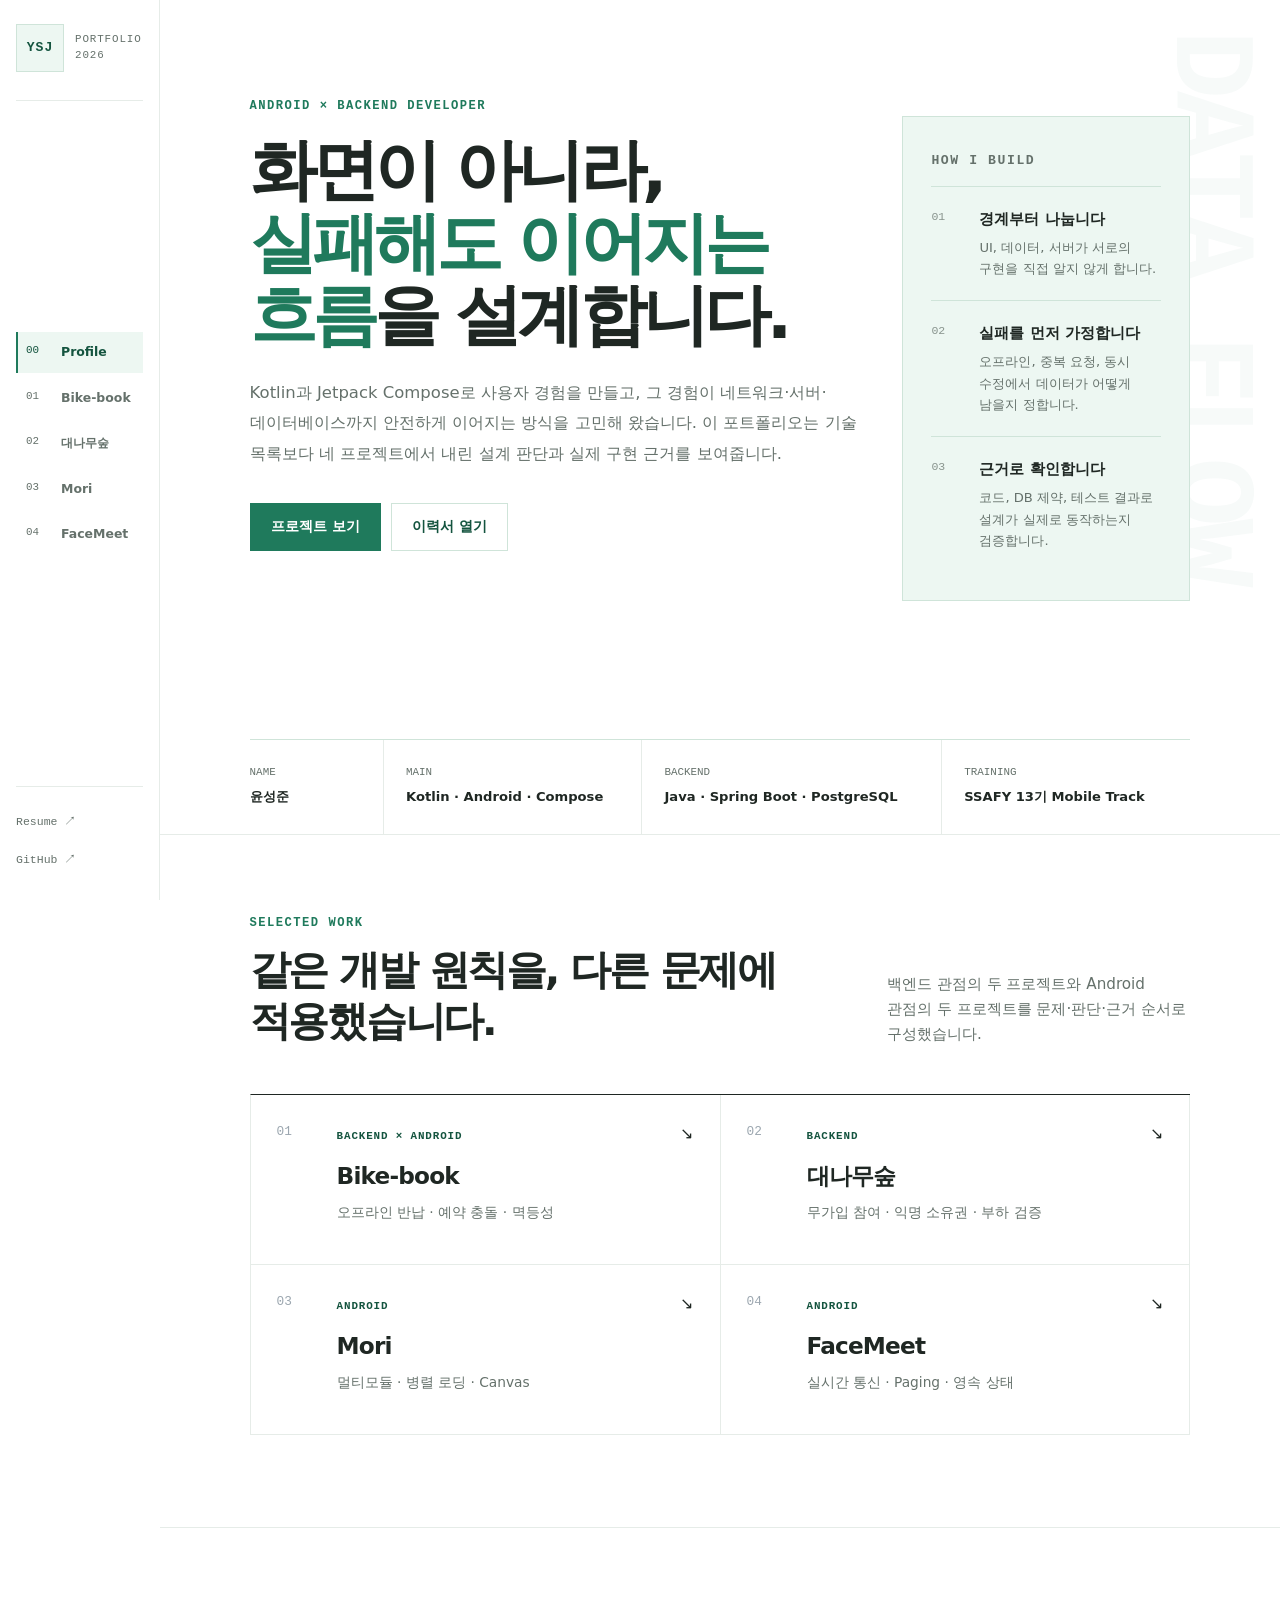
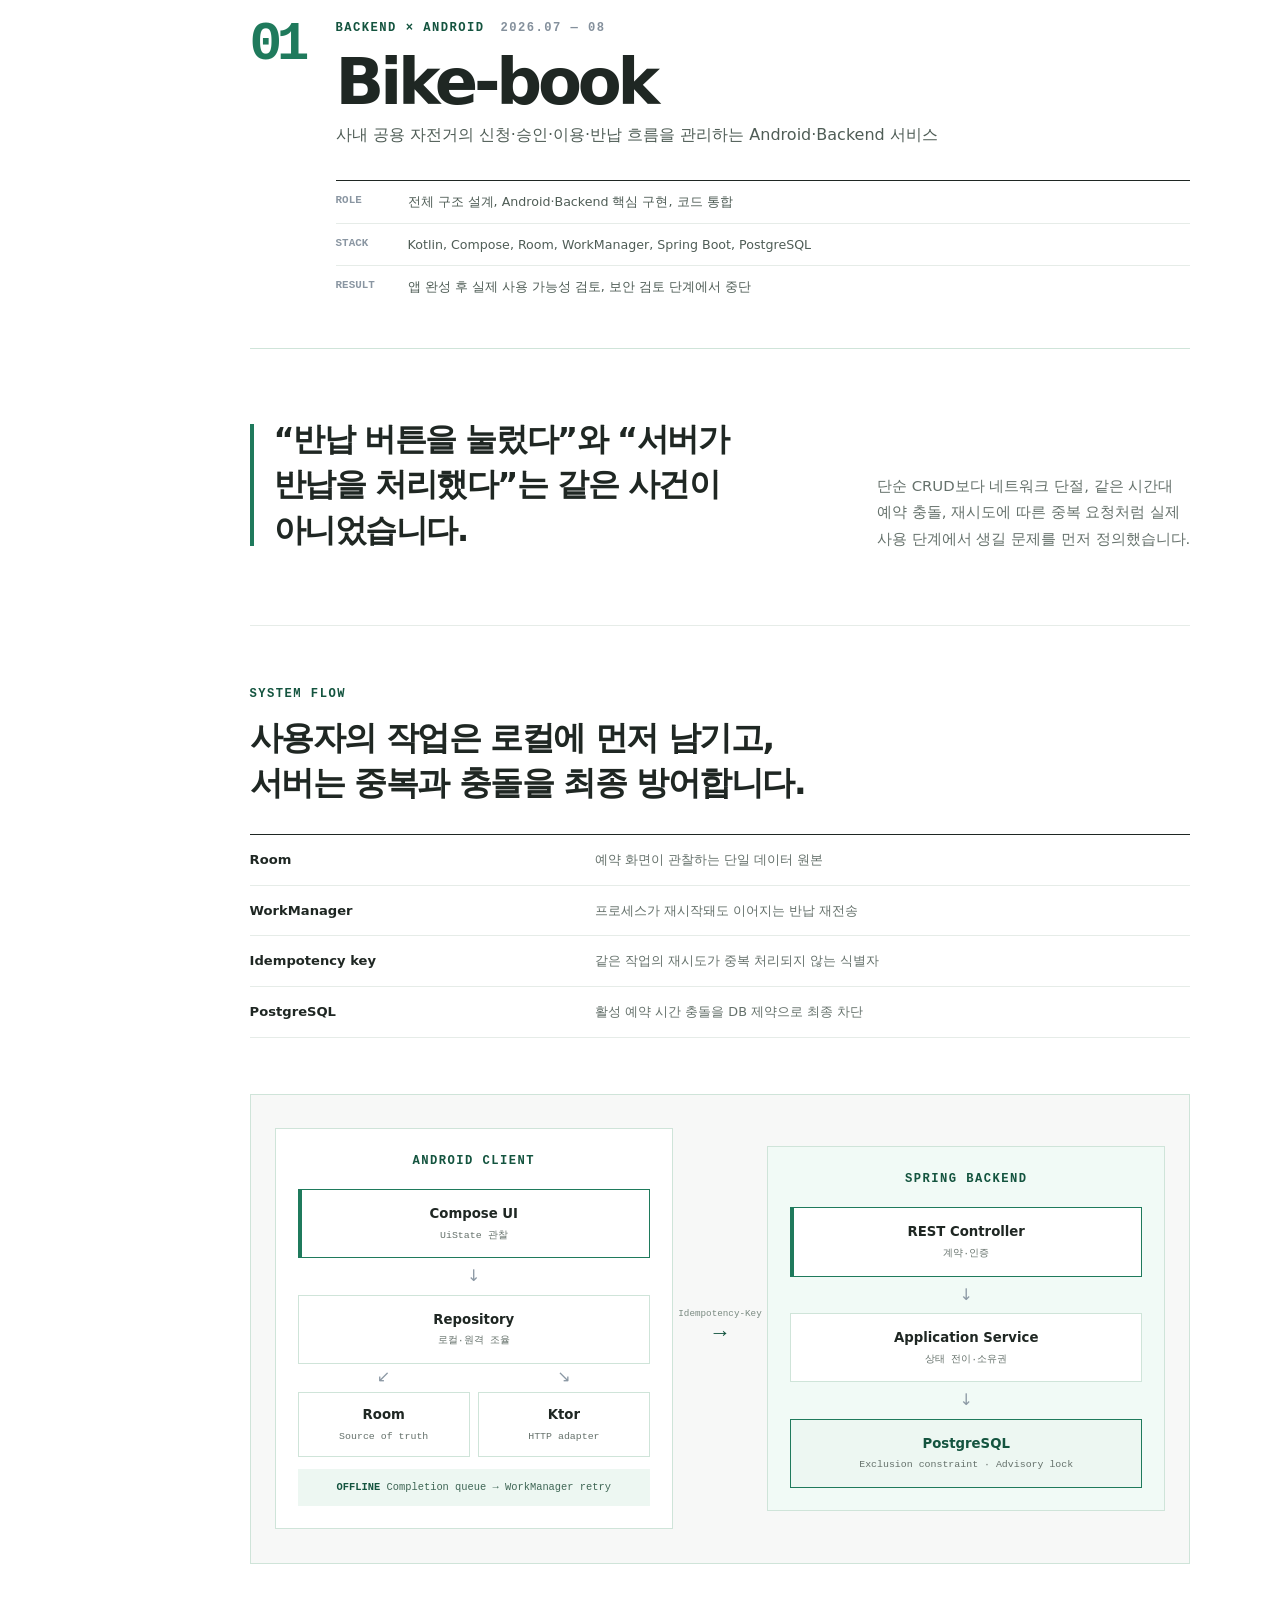
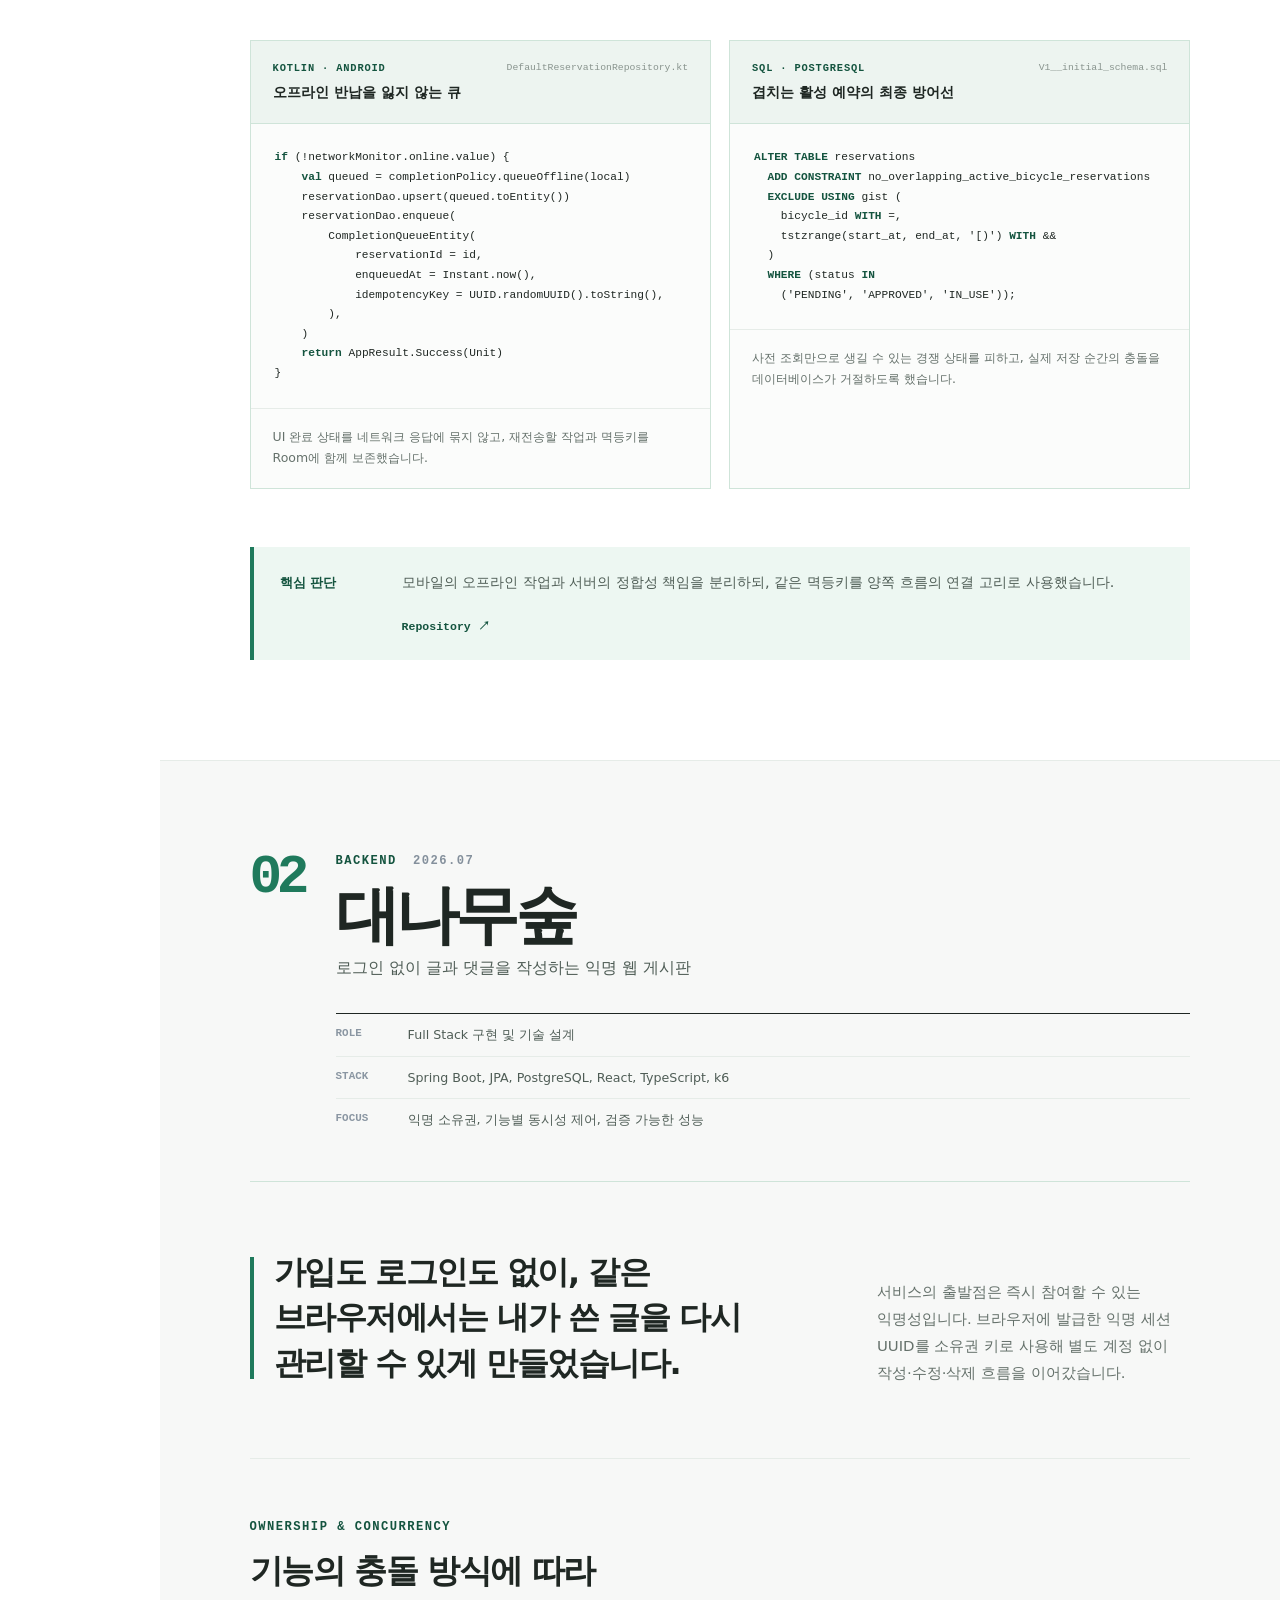
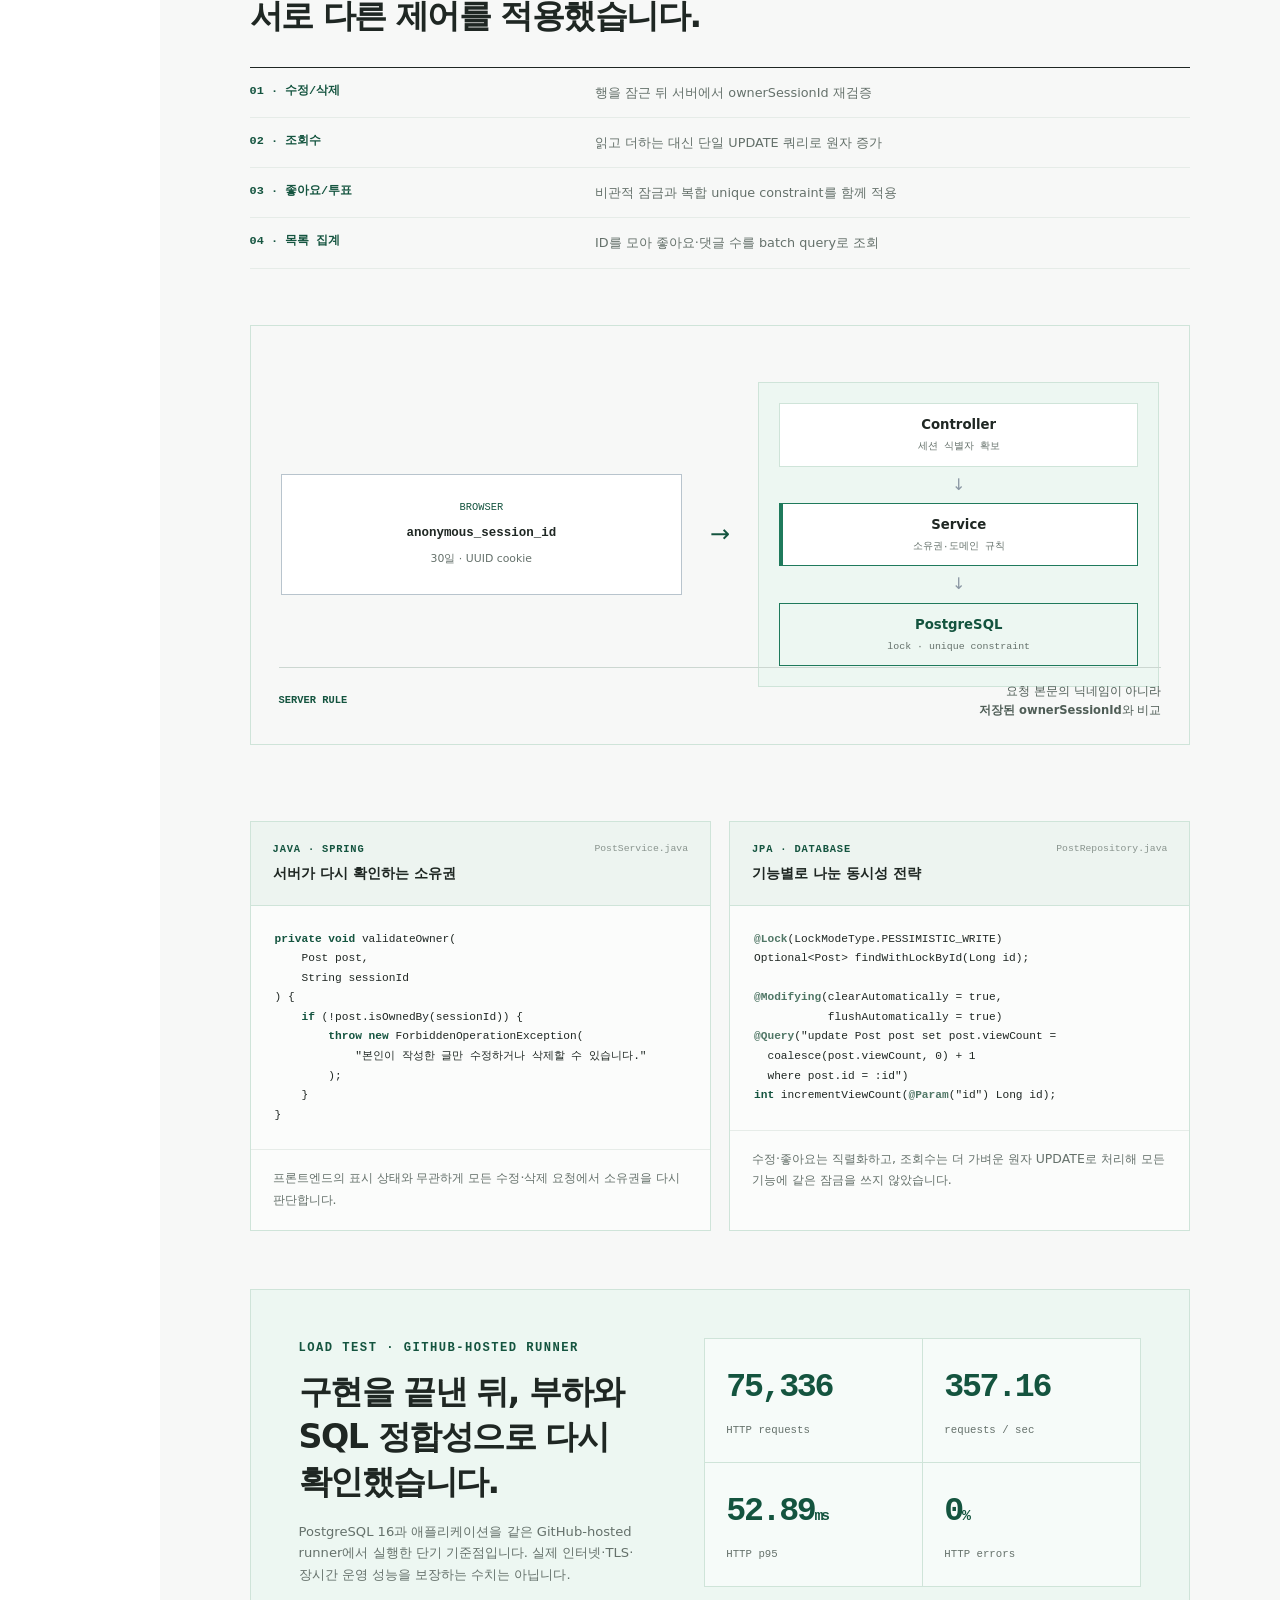
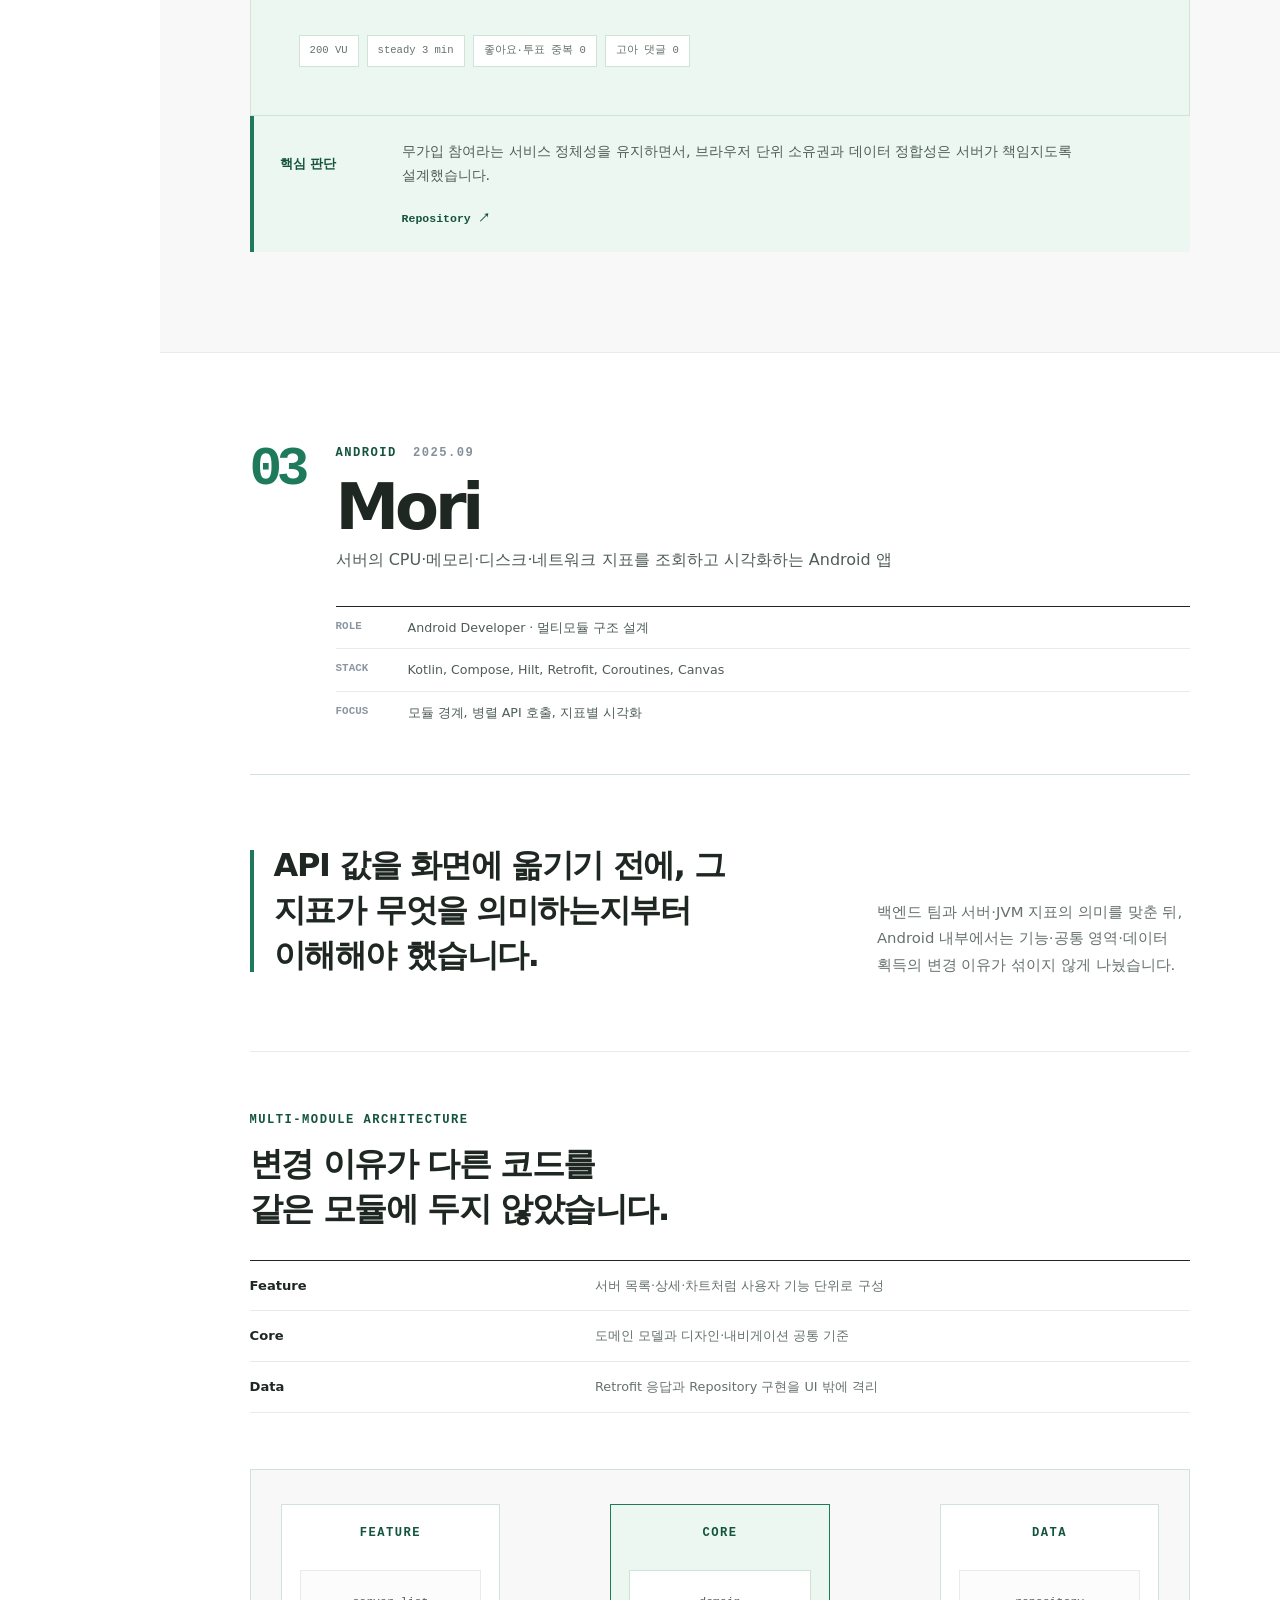
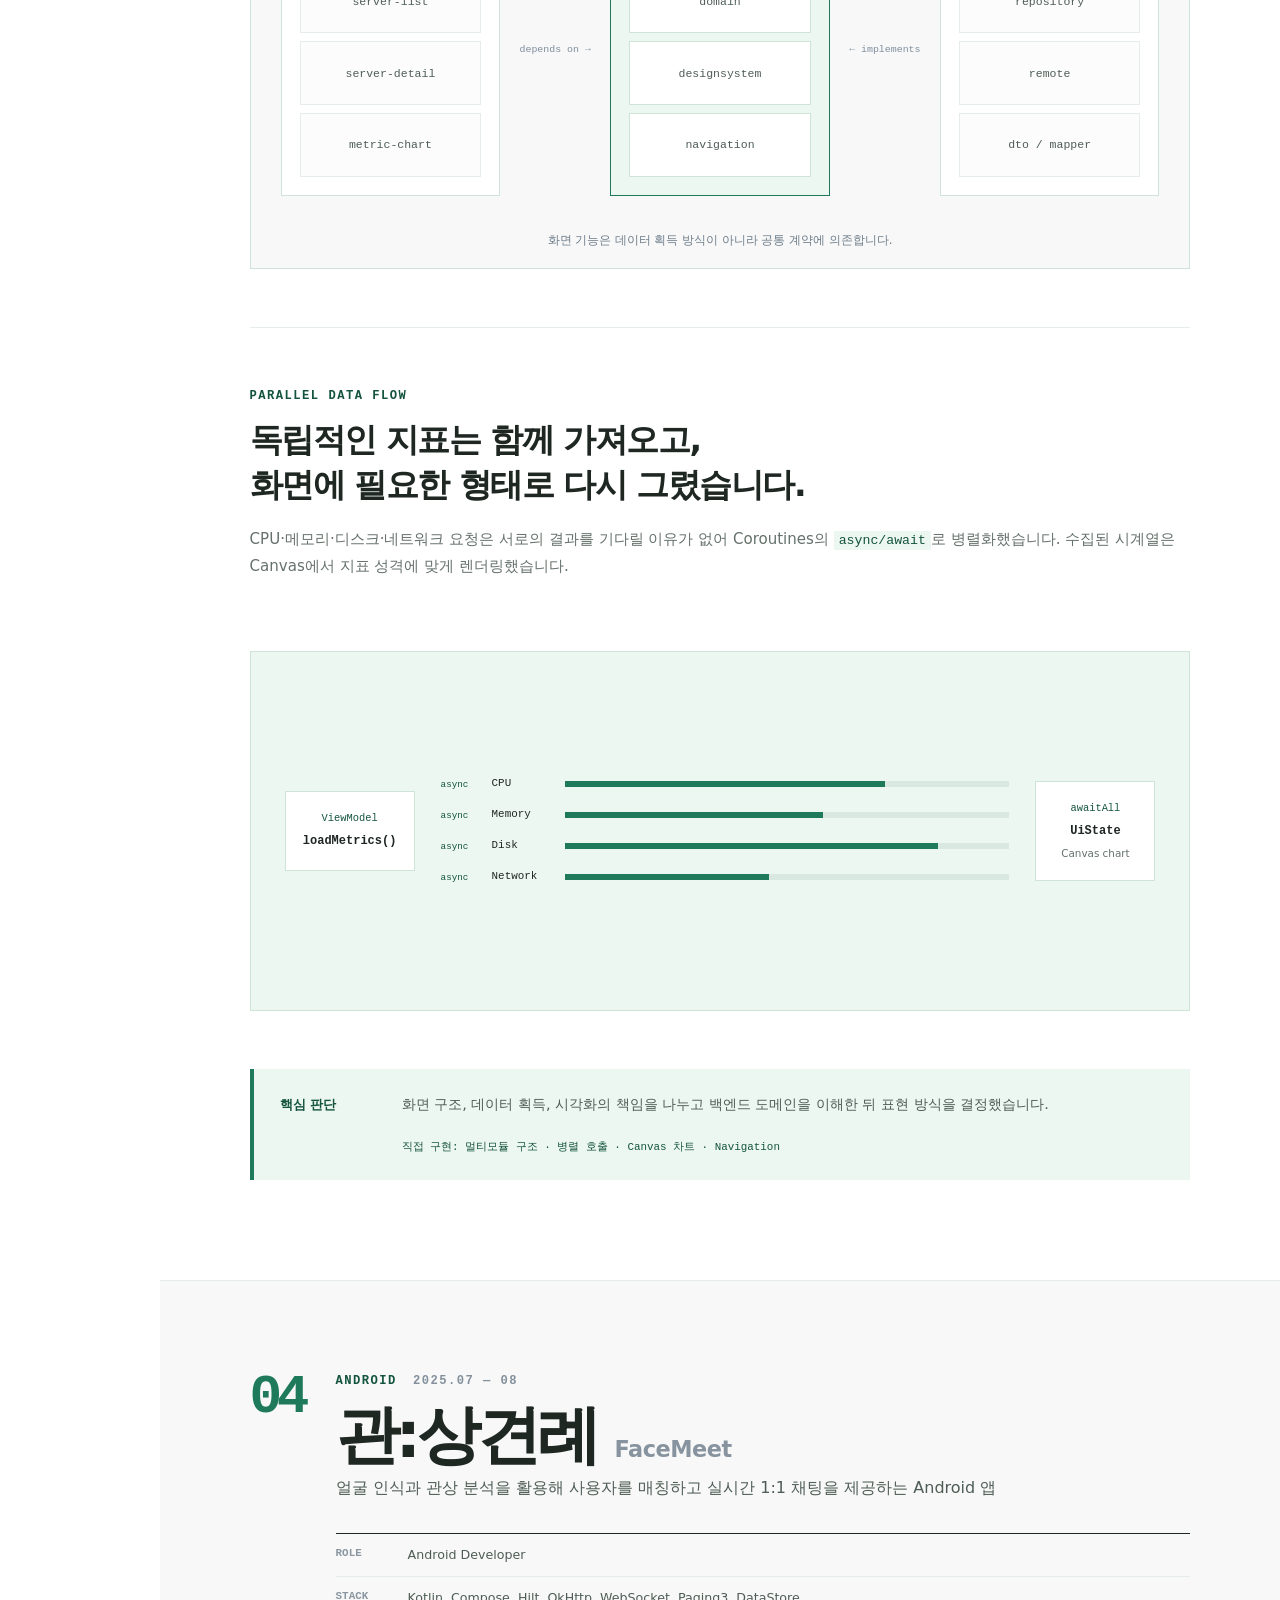
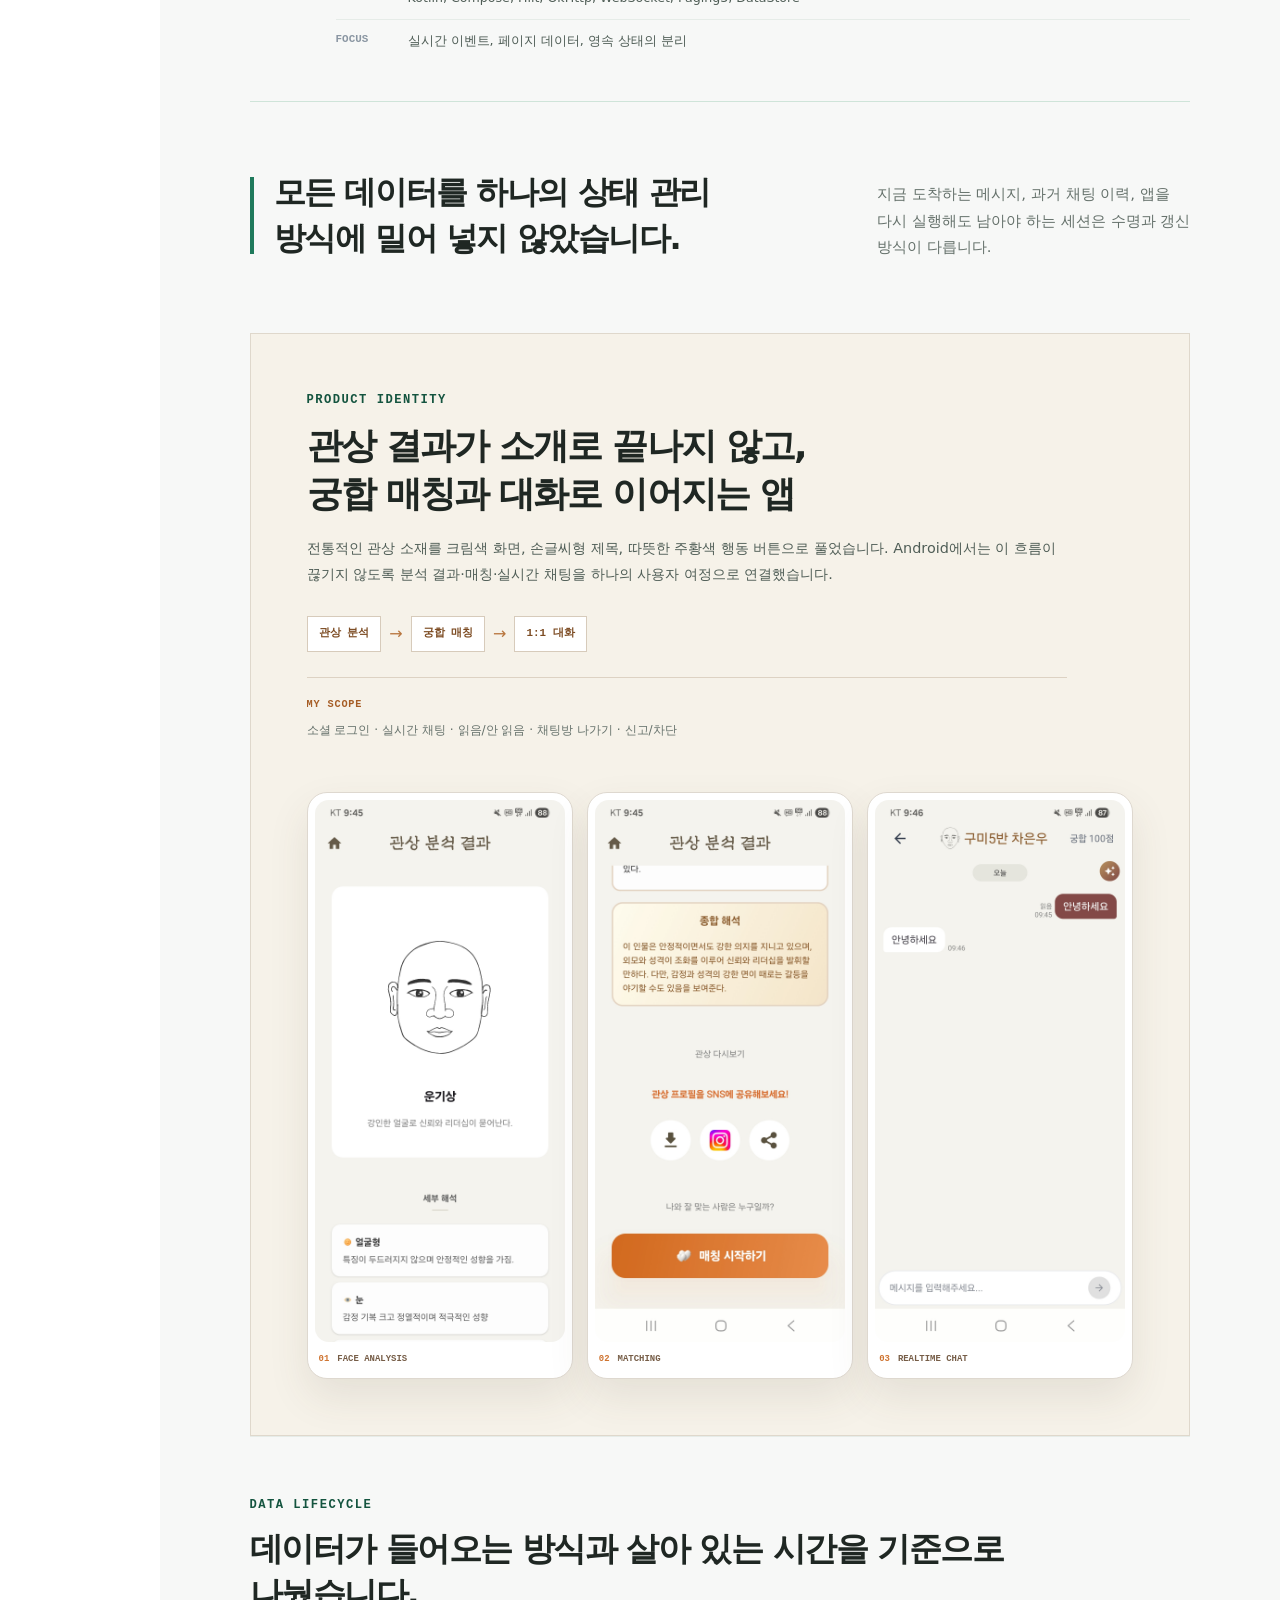
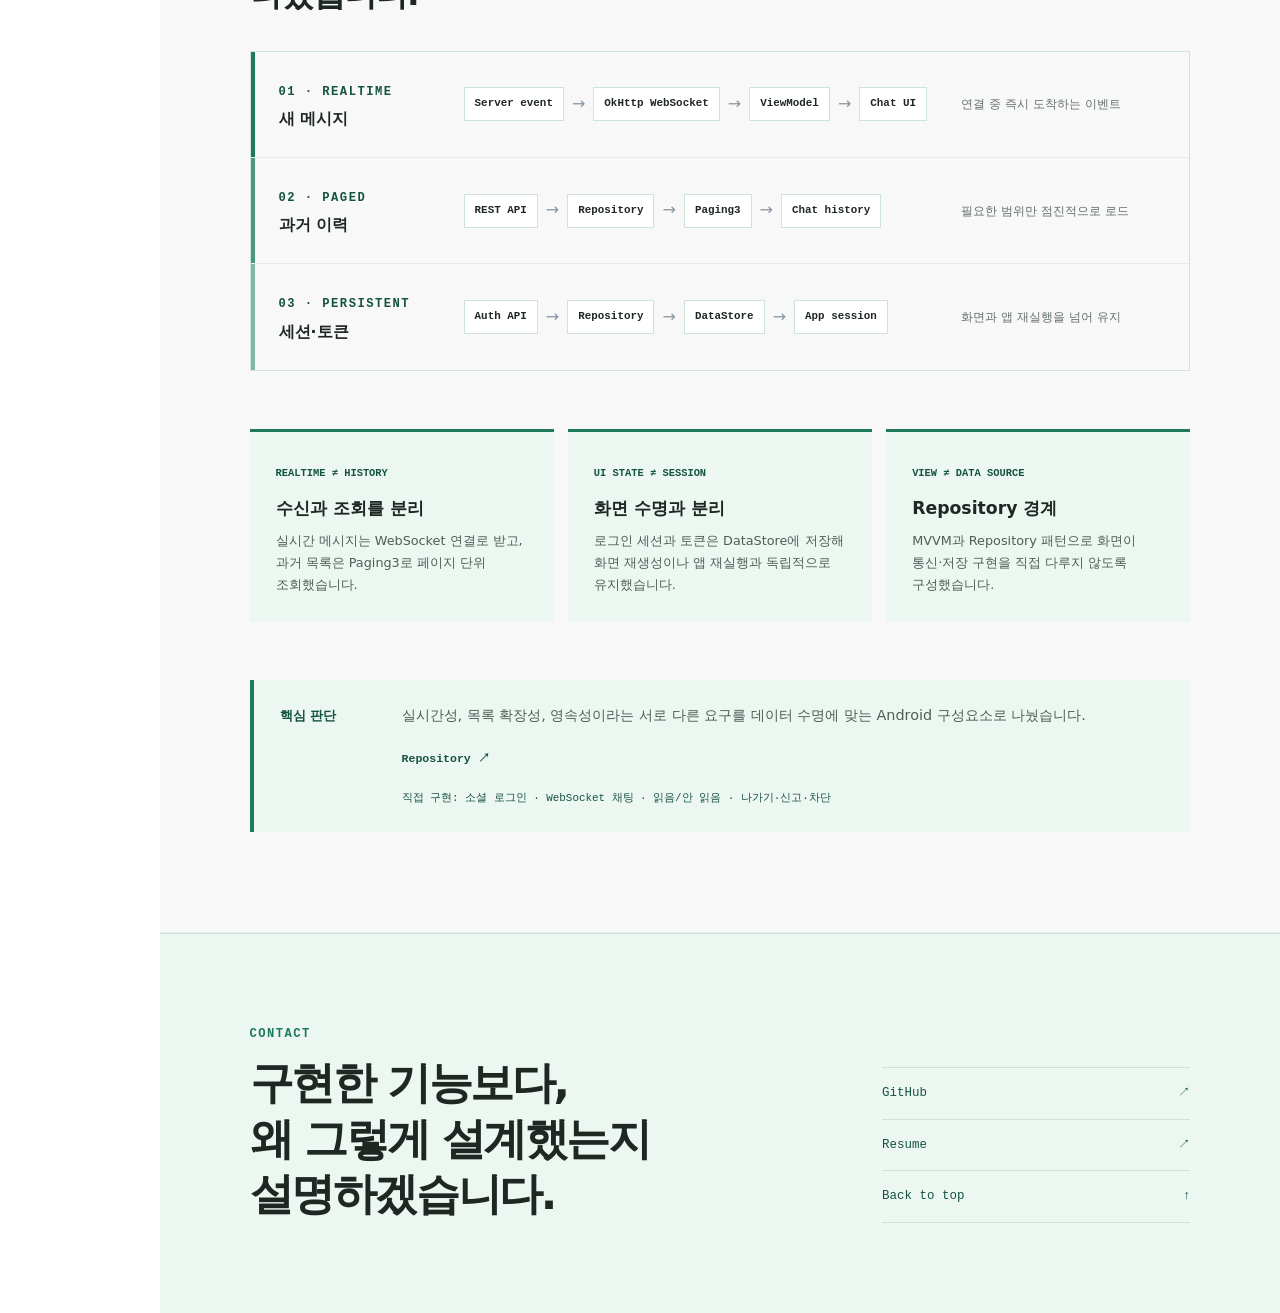
<file: portfolio/index.html>
<!doctype html>
<html lang="ko">
<head>
  <meta charset="utf-8" />
  <meta name="viewport" content="width=device-width, initial-scale=1" />
  <meta name="description" content="Android와 Backend의 데이터 흐름, 실패 복구, 동시성 설계를 보여주는 윤성준 개발자 포트폴리오" />
  <meta name="theme-color" content="#0b1726" />
  <title>윤성준 | Android × Backend Portfolio</title>
  <link rel="stylesheet" href="./style.css" />
</head>
<body>
  <a class="skip-link" href="#main">본문으로 바로가기</a>

  <div class="site-shell">
    <aside class="rail" aria-label="포트폴리오 목차">
      <a class="rail-brand" href="#intro" aria-label="포트폴리오 처음으로">
        <strong>YSJ</strong>
        <span>PORTFOLIO<br />2026</span>
      </a>
      <nav class="section-nav">
        <a class="active" href="#intro"><span>00</span>Profile</a>
        <a href="#bike-book"><span>01</span>Bike-book</a>
        <a href="#bamboo"><span>02</span>대나무숲</a>
        <a href="#mori"><span>03</span>Mori</a>
        <a href="#facemeet"><span>04</span>FaceMeet</a>
      </nav>
      <div class="rail-links">
        <a href="../" target="_blank" rel="noreferrer">Resume ↗</a>
        <a href="https://github.com/SSSSSungjun" target="_blank" rel="noreferrer">GitHub ↗</a>
      </div>
    </aside>

    <main id="main">
      <section id="intro" class="hero observed-section">
        <div class="hero-copy">
          <p class="eyebrow">ANDROID × BACKEND DEVELOPER</p>
          <h1>화면이 아니라,<br /><em>실패해도 이어지는 흐름</em>을 설계합니다.</h1>
          <p class="hero-summary">
            Kotlin과 Jetpack Compose로 사용자 경험을 만들고, 그 경험이 네트워크·서버·데이터베이스까지
            안전하게 이어지는 방식을 고민해 왔습니다. 이 포트폴리오는 기술 목록보다 네 프로젝트에서
            내린 설계 판단과 실제 구현 근거를 보여줍니다.
          </p>
          <div class="hero-actions">
            <a class="button primary" href="#bike-book">프로젝트 보기</a>
            <a class="button secondary" href="../" target="_blank" rel="noreferrer">이력서 열기</a>
          </div>
        </div>

        <aside class="hero-proof" aria-label="개발 관점 요약">
          <p class="proof-label">HOW I BUILD</p>
          <ol>
            <li><span>01</span><div><strong>경계부터 나눕니다</strong><p>UI, 데이터, 서버가 서로의 구현을 직접 알지 않게 합니다.</p></div></li>
            <li><span>02</span><div><strong>실패를 먼저 가정합니다</strong><p>오프라인, 중복 요청, 동시 수정에서 데이터가 어떻게 남을지 정합니다.</p></div></li>
            <li><span>03</span><div><strong>근거로 확인합니다</strong><p>코드, DB 제약, 테스트 결과로 설계가 실제로 동작하는지 검증합니다.</p></div></li>
          </ol>
        </aside>

        <div class="profile-strip">
          <div><span>NAME</span><strong>윤성준</strong></div>
          <div><span>MAIN</span><strong>Kotlin · Android · Compose</strong></div>
          <div><span>BACKEND</span><strong>Java · Spring Boot · PostgreSQL</strong></div>
          <div><span>TRAINING</span><strong>SSAFY 13기 Mobile Track</strong></div>
        </div>
      </section>

      <section class="project-index" aria-labelledby="project-index-title">
        <header class="section-heading compact-heading">
          <div>
            <p class="eyebrow">SELECTED WORK</p>
            <h2 id="project-index-title">같은 개발 원칙을, 다른 문제에 적용했습니다.</h2>
          </div>
          <p>백엔드 관점의 두 프로젝트와 Android 관점의 두 프로젝트를 문제·판단·근거 순서로 구성했습니다.</p>
        </header>
        <div class="project-map">
          <a href="#bike-book"><span class="project-no">01</span><div><small>BACKEND × ANDROID</small><strong>Bike-book</strong><p>오프라인 반납 · 예약 충돌 · 멱등성</p></div><b>↘</b></a>
          <a href="#bamboo"><span class="project-no">02</span><div><small>BACKEND</small><strong>대나무숲</strong><p>무가입 참여 · 익명 소유권 · 부하 검증</p></div><b>↘</b></a>
          <a href="#mori"><span class="project-no">03</span><div><small>ANDROID</small><strong>Mori</strong><p>멀티모듈 · 병렬 로딩 · Canvas</p></div><b>↘</b></a>
          <a href="#facemeet"><span class="project-no">04</span><div><small>ANDROID</small><strong>FaceMeet</strong><p>실시간 통신 · Paging · 영속 상태</p></div><b>↘</b></a>
        </div>
      </section>

      <article id="bike-book" class="case-study observed-section">
        <header class="case-head">
          <div class="case-number">01</div>
          <div class="case-title">
            <div class="case-kicker"><span>BACKEND × ANDROID</span><span>2026.07 — 08</span></div>
            <h2>Bike-book</h2>
            <p>사내 공용 자전거의 신청·승인·이용·반납 흐름을 관리하는 Android·Backend 서비스</p>
          </div>
          <dl class="case-meta">
            <div><dt>ROLE</dt><dd>전체 구조 설계, Android·Backend 핵심 구현, 코드 통합</dd></div>
            <div><dt>STACK</dt><dd>Kotlin, Compose, Room, WorkManager, Spring Boot, PostgreSQL</dd></div>
            <div><dt>RESULT</dt><dd>앱 완성 후 실제 사용 가능성 검토, 보안 검토 단계에서 중단</dd></div>
          </dl>
        </header>

        <div class="case-lead">
          <p class="lead-quote">“반납 버튼을 눌렀다”와 “서버가 반납을 처리했다”는 같은 사건이 아니었습니다.</p>
          <p>단순 CRUD보다 네트워크 단절, 같은 시간대 예약 충돌, 재시도에 따른 중복 요청처럼 실제 사용 단계에서 생길 문제를 먼저 정의했습니다.</p>
        </div>

        <section class="evidence-section" aria-labelledby="bike-flow-title">
          <div class="section-copy">
            <p class="eyebrow">SYSTEM FLOW</p>
            <h3 id="bike-flow-title">사용자의 작업은 로컬에 먼저 남기고,<br />서버는 중복과 충돌을 최종 방어합니다.</h3>
            <ul class="decision-list">
              <li><strong>Room</strong><span>예약 화면이 관찰하는 단일 데이터 원본</span></li>
              <li><strong>WorkManager</strong><span>프로세스가 재시작돼도 이어지는 반납 재전송</span></li>
              <li><strong>Idempotency key</strong><span>같은 작업의 재시도가 중복 처리되지 않는 식별자</span></li>
              <li><strong>PostgreSQL</strong><span>활성 예약 시간 충돌을 DB 제약으로 최종 차단</span></li>
            </ul>
          </div>

          <div class="system-board bike-system" role="img" aria-label="Bike-book Android에서 PostgreSQL까지의 데이터 흐름 구조도">
            <div class="system-zone client-zone">
              <span class="zone-label">ANDROID CLIENT</span>
              <div class="node strong-node">Compose UI<small>UiState 관찰</small></div>
              <div class="flow-arrow">↓</div>
              <div class="node">Repository<small>로컬·원격 조율</small></div>
              <div class="split-flow">
                <div><span>↙</span><div class="node mini-node">Room<small>Source of truth</small></div></div>
                <div><span>↘</span><div class="node mini-node">Ktor<small>HTTP adapter</small></div></div>
              </div>
              <div class="queue-band"><b>OFFLINE</b> Completion queue → WorkManager retry</div>
            </div>
            <div class="bridge-arrow"><span>Idempotency-Key</span>→</div>
            <div class="system-zone server-zone">
              <span class="zone-label">SPRING BACKEND</span>
              <div class="node strong-node">REST Controller<small>계약·인증</small></div>
              <div class="flow-arrow">↓</div>
              <div class="node">Application Service<small>상태 전이·소유권</small></div>
              <div class="flow-arrow">↓</div>
              <div class="node db-node">PostgreSQL<small>Exclusion constraint · Advisory lock</small></div>
            </div>
          </div>
        </section>

        <section class="code-evidence" aria-label="Bike-book 실제 코드 근거">
          <article class="code-card">
            <header><div><span>KOTLIN · ANDROID</span><strong>오프라인 반납을 잃지 않는 큐</strong></div><small>DefaultReservationRepository.kt</small></header>
            <pre><code><span class="kw">if</span> (!networkMonitor.online.value) {
    <span class="kw">val</span> queued = completionPolicy.queueOffline(local)
    reservationDao.upsert(queued.toEntity())
    reservationDao.enqueue(
        CompletionQueueEntity(
            reservationId = id,
            enqueuedAt = Instant.now(),
            idempotencyKey = UUID.randomUUID().toString(),
        ),
    )
    <span class="kw">return</span> AppResult.Success(Unit)
}</code></pre>
            <p>UI 완료 상태를 네트워크 응답에 묶지 않고, 재전송할 작업과 멱등키를 Room에 함께 보존했습니다.</p>
          </article>

          <article class="code-card">
            <header><div><span>SQL · POSTGRESQL</span><strong>겹치는 활성 예약의 최종 방어선</strong></div><small>V1__initial_schema.sql</small></header>
            <pre><code><span class="kw">ALTER TABLE</span> reservations
  <span class="kw">ADD CONSTRAINT</span> no_overlapping_active_bicycle_reservations
  <span class="kw">EXCLUDE USING</span> gist (
    bicycle_id <span class="kw">WITH</span> =,
    tstzrange(start_at, end_at, '[)') <span class="kw">WITH</span> &amp;&amp;
  )
  <span class="kw">WHERE</span> (status <span class="kw">IN</span>
    ('PENDING', 'APPROVED', 'IN_USE'));</code></pre>
            <p>사전 조회만으로 생길 수 있는 경쟁 상태를 피하고, 실제 저장 순간의 충돌을 데이터베이스가 거절하도록 했습니다.</p>
          </article>
        </section>

        <div class="case-outcome">
          <strong>핵심 판단</strong>
          <p>모바일의 오프라인 작업과 서버의 정합성 책임을 분리하되, 같은 멱등키를 양쪽 흐름의 연결 고리로 사용했습니다.</p>
          <a href="https://github.com/SSSSSungjun/Bike-book" target="_blank" rel="noreferrer">Repository ↗</a>
        </div>
      </article>

      <article id="bamboo" class="case-study observed-section">
        <header class="case-head">
          <div class="case-number">02</div>
          <div class="case-title">
            <div class="case-kicker"><span>BACKEND</span><span>2026.07</span></div>
            <h2>대나무숲</h2>
            <p>로그인 없이 글과 댓글을 작성하는 익명 웹 게시판</p>
          </div>
          <dl class="case-meta">
            <div><dt>ROLE</dt><dd>Full Stack 구현 및 기술 설계</dd></div>
            <div><dt>STACK</dt><dd>Spring Boot, JPA, PostgreSQL, React, TypeScript, k6</dd></div>
            <div><dt>FOCUS</dt><dd>익명 소유권, 기능별 동시성 제어, 검증 가능한 성능</dd></div>
          </dl>
        </header>

        <div class="case-lead">
          <p class="lead-quote">가입도 로그인도 없이, 같은 브라우저에서는 내가 쓴 글을 다시 관리할 수 있게 만들었습니다.</p>
          <p>서비스의 출발점은 즉시 참여할 수 있는 익명성입니다. 브라우저에 발급한 익명 세션 UUID를 소유권 키로 사용해 별도 계정 없이 작성·수정·삭제 흐름을 이어갔습니다.</p>
        </div>

        <section class="evidence-section reverse" aria-labelledby="bamboo-flow-title">
          <div class="ownership-board" role="img" aria-label="익명 세션을 사용한 게시글 소유권 검증 흐름">
            <div class="browser-card"><span>BROWSER</span><strong>anonymous_session_id</strong><small>30일 · UUID cookie</small></div>
            <div class="horizontal-arrow">→</div>
            <div class="server-stack">
              <div class="node"><b>Controller</b><small>세션 식별자 확보</small></div>
              <div class="flow-arrow">↓</div>
              <div class="node strong-node"><b>Service</b><small>소유권·도메인 규칙</small></div>
              <div class="flow-arrow">↓</div>
              <div class="node db-node"><b>PostgreSQL</b><small>lock · unique constraint</small></div>
            </div>
            <div class="guard-note"><span>SERVER RULE</span><p>요청 본문의 닉네임이 아니라<br /><b>저장된 ownerSessionId</b>와 비교</p></div>
          </div>

          <div class="section-copy">
            <p class="eyebrow">OWNERSHIP &amp; CONCURRENCY</p>
            <h3 id="bamboo-flow-title">기능의 충돌 방식에 따라<br />서로 다른 제어를 적용했습니다.</h3>
            <ul class="decision-list numbered-list">
              <li><strong>01 · 수정/삭제</strong><span>행을 잠근 뒤 서버에서 ownerSessionId 재검증</span></li>
              <li><strong>02 · 조회수</strong><span>읽고 더하는 대신 단일 UPDATE 쿼리로 원자 증가</span></li>
              <li><strong>03 · 좋아요/투표</strong><span>비관적 잠금과 복합 unique constraint를 함께 적용</span></li>
              <li><strong>04 · 목록 집계</strong><span>ID를 모아 좋아요·댓글 수를 batch query로 조회</span></li>
            </ul>
          </div>
        </section>

        <section class="code-evidence" aria-label="대나무숲 실제 코드 근거">
          <article class="code-card light-code">
            <header><div><span>JAVA · SPRING</span><strong>서버가 다시 확인하는 소유권</strong></div><small>PostService.java</small></header>
            <pre><code><span class="kw">private void</span> validateOwner(
    Post post,
    String sessionId
) {
    <span class="kw">if</span> (!post.isOwnedBy(sessionId)) {
        <span class="kw">throw new</span> ForbiddenOperationException(
            "본인이 작성한 글만 수정하거나 삭제할 수 있습니다."
        );
    }
}</code></pre>
            <p>프론트엔드의 표시 상태와 무관하게 모든 수정·삭제 요청에서 소유권을 다시 판단합니다.</p>
          </article>

          <article class="code-card light-code">
            <header><div><span>JPA · DATABASE</span><strong>기능별로 나눈 동시성 전략</strong></div><small>PostRepository.java</small></header>
            <pre><code><span class="ann">@Lock</span>(LockModeType.PESSIMISTIC_WRITE)
Optional&lt;Post&gt; findWithLockById(Long id);

<span class="ann">@Modifying</span>(clearAutomatically = true,
           flushAutomatically = true)
<span class="ann">@Query</span>("update Post post set post.viewCount =
  coalesce(post.viewCount, 0) + 1
  where post.id = :id")
<span class="kw">int</span> incrementViewCount(<span class="ann">@Param</span>("id") Long id);</code></pre>
            <p>수정·좋아요는 직렬화하고, 조회수는 더 가벼운 원자 UPDATE로 처리해 모든 기능에 같은 잠금을 쓰지 않았습니다.</p>
          </article>
        </section>

        <section class="benchmark" aria-labelledby="benchmark-title">
          <div class="benchmark-copy">
            <p class="eyebrow">LOAD TEST · GITHUB-HOSTED RUNNER</p>
            <h3 id="benchmark-title">구현을 끝낸 뒤, 부하와 SQL 정합성으로 다시 확인했습니다.</h3>
            <p>PostgreSQL 16과 애플리케이션을 같은 GitHub-hosted runner에서 실행한 단기 기준점입니다. 실제 인터넷·TLS·장시간 운영 성능을 보장하는 수치는 아닙니다.</p>
          </div>
          <div class="metric-grid">
            <div><strong>75,336</strong><span>HTTP requests</span></div>
            <div><strong>357.16</strong><span>requests / sec</span></div>
            <div><strong>52.89<small>ms</small></strong><span>HTTP p95</span></div>
            <div><strong>0<small>%</small></strong><span>HTTP errors</span></div>
          </div>
          <div class="benchmark-foot"><span>200 VU</span><span>steady 3 min</span><span>좋아요·투표 중복 0</span><span>고아 댓글 0</span></div>
        </section>

        <div class="case-outcome">
          <strong>핵심 판단</strong>
          <p>무가입 참여라는 서비스 정체성을 유지하면서, 브라우저 단위 소유권과 데이터 정합성은 서버가 책임지도록 설계했습니다.</p>
          <a href="https://github.com/SSSSSungjun/gs-rest-service" target="_blank" rel="noreferrer">Repository ↗</a>
        </div>
      </article>

      <article id="mori" class="case-study observed-section android-case">
        <header class="case-head">
          <div class="case-number">03</div>
          <div class="case-title">
            <div class="case-kicker"><span>ANDROID</span><span>2025.09</span></div>
            <h2>Mori</h2>
            <p>서버의 CPU·메모리·디스크·네트워크 지표를 조회하고 시각화하는 Android 앱</p>
          </div>
          <dl class="case-meta">
            <div><dt>ROLE</dt><dd>Android Developer · 멀티모듈 구조 설계</dd></div>
            <div><dt>STACK</dt><dd>Kotlin, Compose, Hilt, Retrofit, Coroutines, Canvas</dd></div>
            <div><dt>FOCUS</dt><dd>모듈 경계, 병렬 API 호출, 지표별 시각화</dd></div>
          </dl>
        </header>

        <div class="case-lead android-lead">
          <p class="lead-quote">API 값을 화면에 옮기기 전에, 그 지표가 무엇을 의미하는지부터 이해해야 했습니다.</p>
          <p>백엔드 팀과 서버·JVM 지표의 의미를 맞춘 뒤, Android 내부에서는 기능·공통 영역·데이터 획득의 변경 이유가 섞이지 않게 나눴습니다.</p>
        </div>

        <section class="android-evidence" aria-labelledby="mori-architecture-title">
          <div class="module-board">
            <div class="module-column feature-column">
              <span>FEATURE</span>
              <div>server-list</div>
              <div>server-detail</div>
              <div>metric-chart</div>
            </div>
            <div class="module-arrow"><span class="desktop-arrow">depends on →</span><span class="mobile-arrow">↓ depends on</span></div>
            <div class="module-column core-column">
              <span>CORE</span>
              <div>domain</div>
              <div>designsystem</div>
              <div>navigation</div>
            </div>
            <div class="module-arrow"><span class="desktop-arrow">← implements</span><span class="mobile-arrow">implements ↓</span></div>
            <div class="module-column data-column">
              <span>DATA</span>
              <div>repository</div>
              <div>remote</div>
              <div>dto / mapper</div>
            </div>
            <p class="board-caption">화면 기능은 데이터 획득 방식이 아니라 공통 계약에 의존합니다.</p>
          </div>

          <div class="section-copy">
            <p class="eyebrow">MULTI-MODULE ARCHITECTURE</p>
            <h3 id="mori-architecture-title">변경 이유가 다른 코드를<br />같은 모듈에 두지 않았습니다.</h3>
            <ul class="decision-list">
              <li><strong>Feature</strong><span>서버 목록·상세·차트처럼 사용자 기능 단위로 구성</span></li>
              <li><strong>Core</strong><span>도메인 모델과 디자인·내비게이션 공통 기준</span></li>
              <li><strong>Data</strong><span>Retrofit 응답과 Repository 구현을 UI 밖에 격리</span></li>
            </ul>
          </div>
        </section>

        <section class="data-visual" aria-labelledby="mori-data-title">
          <div class="section-copy">
            <p class="eyebrow">PARALLEL DATA FLOW</p>
            <h3 id="mori-data-title">독립적인 지표는 함께 가져오고,<br />화면에 필요한 형태로 다시 그렸습니다.</h3>
            <p>CPU·메모리·디스크·네트워크 요청은 서로의 결과를 기다릴 이유가 없어 Coroutines의 <code>async/await</code>로 병렬화했습니다. 수집된 시계열은 Canvas에서 지표 성격에 맞게 렌더링했습니다.</p>
          </div>
          <div class="parallel-board" role="img" aria-label="Mori에서 네 가지 서버 지표를 병렬로 조회하고 차트로 합치는 흐름">
            <div class="request-start"><span>ViewModel</span><strong>loadMetrics()</strong></div>
            <div class="parallel-lines">
              <div><span class="line-tag">async</span><b>CPU</b><i style="--bar: 72%"></i></div>
              <div><span class="line-tag">async</span><b>Memory</b><i style="--bar: 58%"></i></div>
              <div><span class="line-tag">async</span><b>Disk</b><i style="--bar: 84%"></i></div>
              <div><span class="line-tag">async</span><b>Network</b><i style="--bar: 46%"></i></div>
            </div>
            <div class="await-node"><span>awaitAll</span><strong>UiState</strong><small>Canvas chart</small></div>
          </div>
        </section>

        <div class="case-outcome">
          <strong>핵심 판단</strong>
          <p>화면 구조, 데이터 획득, 시각화의 책임을 나누고 백엔드 도메인을 이해한 뒤 표현 방식을 결정했습니다.</p>
          <span class="scope-note">직접 구현: 멀티모듈 구조 · 병렬 호출 · Canvas 차트 · Navigation</span>
        </div>
      </article>

      <article id="facemeet" class="case-study observed-section android-case">
        <header class="case-head">
          <div class="case-number">04</div>
          <div class="case-title">
            <div class="case-kicker"><span>ANDROID</span><span>2025.07 — 08</span></div>
            <h2>관:상견례 <small>FaceMeet</small></h2>
            <p>얼굴 인식과 관상 분석을 활용해 사용자를 매칭하고 실시간 1:1 채팅을 제공하는 Android 앱</p>
          </div>
          <dl class="case-meta">
            <div><dt>ROLE</dt><dd>Android Developer</dd></div>
            <div><dt>STACK</dt><dd>Kotlin, Compose, Hilt, OkHttp, WebSocket, Paging3, DataStore</dd></div>
            <div><dt>FOCUS</dt><dd>실시간 이벤트, 페이지 데이터, 영속 상태의 분리</dd></div>
          </dl>
        </header>

        <div class="case-lead android-lead">
          <p class="lead-quote">모든 데이터를 하나의 상태 관리 방식에 밀어 넣지 않았습니다.</p>
          <p>지금 도착하는 메시지, 과거 채팅 이력, 앱을 다시 실행해도 남아야 하는 세션은 수명과 갱신 방식이 다릅니다.</p>
        </div>

        <section class="identity-showcase" aria-labelledby="facemeet-identity-title">
          <div class="identity-copy">
            <p class="eyebrow">PRODUCT IDENTITY</p>
            <h3 id="facemeet-identity-title">관상 결과가 소개로 끝나지 않고,<br />궁합 매칭과 대화로 이어지는 앱</h3>
            <p>전통적인 관상 소재를 크림색 화면, 손글씨형 제목, 따뜻한 주황색 행동 버튼으로 풀었습니다. Android에서는 이 흐름이 끊기지 않도록 분석 결과·매칭·실시간 채팅을 하나의 사용자 여정으로 연결했습니다.</p>
            <div class="identity-flow" aria-label="FaceMeet 핵심 사용자 여정">
              <span>관상 분석</span><i>→</i><span>궁합 매칭</span><i>→</i><span>1:1 대화</span>
            </div>
            <p class="identity-scope"><strong>MY SCOPE</strong><span>소셜 로그인 · 실시간 채팅 · 읽음/안 읽음 · 채팅방 나가기 · 신고/차단</span></p>
          </div>
          <div class="phone-gallery" aria-label="FaceMeet 실제 앱 화면">
            <figure><img src="./assets/facemeet/face-result.jpg" alt="관상 분석 결과와 세부 해석 화면" loading="lazy" /><figcaption><span>01</span> FACE ANALYSIS</figcaption></figure>
            <figure><img src="./assets/facemeet/match.jpg" alt="관상 결과를 확인한 뒤 매칭을 시작하는 화면" loading="lazy" /><figcaption><span>02</span> MATCHING</figcaption></figure>
            <figure><img src="./assets/facemeet/chat.jpg" alt="궁합 점수와 읽음 상태가 표시된 일대일 채팅 화면" loading="lazy" /><figcaption><span>03</span> REALTIME CHAT</figcaption></figure>
          </div>
        </section>

        <section class="lifecycle-section" aria-labelledby="facemeet-flow-title">
          <header class="section-copy wide-copy">
            <p class="eyebrow">DATA LIFECYCLE</p>
            <h3 id="facemeet-flow-title">데이터가 들어오는 방식과 살아 있는 시간을 기준으로 나눴습니다.</h3>
          </header>
          <div class="lifecycle-board">
            <div class="life-row realtime-row">
              <div class="life-label"><span>01 · REALTIME</span><strong>새 메시지</strong></div>
              <div class="life-path"><b>Server event</b><i>→</i><b>OkHttp WebSocket</b><i>→</i><b>ViewModel</b><i>→</i><b>Chat UI</b></div>
              <p>연결 중 즉시 도착하는 이벤트</p>
            </div>
            <div class="life-row history-row">
              <div class="life-label"><span>02 · PAGED</span><strong>과거 이력</strong></div>
              <div class="life-path"><b>REST API</b><i>→</i><b>Repository</b><i>→</i><b>Paging3</b><i>→</i><b>Chat history</b></div>
              <p>필요한 범위만 점진적으로 로드</p>
            </div>
            <div class="life-row session-row">
              <div class="life-label"><span>03 · PERSISTENT</span><strong>세션·토큰</strong></div>
              <div class="life-path"><b>Auth API</b><i>→</i><b>Repository</b><i>→</i><b>DataStore</b><i>→</i><b>App session</b></div>
              <p>화면과 앱 재실행을 넘어 유지</p>
            </div>
          </div>
        </section>

        <section class="android-decisions">
          <article><span>REALTIME ≠ HISTORY</span><h3>수신과 조회를 분리</h3><p>실시간 메시지는 WebSocket 연결로 받고, 과거 목록은 Paging3로 페이지 단위 조회했습니다.</p></article>
          <article><span>UI STATE ≠ SESSION</span><h3>화면 수명과 분리</h3><p>로그인 세션과 토큰은 DataStore에 저장해 화면 재생성이나 앱 재실행과 독립적으로 유지했습니다.</p></article>
          <article><span>VIEW ≠ DATA SOURCE</span><h3>Repository 경계</h3><p>MVVM과 Repository 패턴으로 화면이 통신·저장 구현을 직접 다루지 않도록 구성했습니다.</p></article>
        </section>

        <div class="case-outcome">
          <strong>핵심 판단</strong>
          <p>실시간성, 목록 확장성, 영속성이라는 서로 다른 요구를 데이터 수명에 맞는 Android 구성요소로 나눴습니다.</p>
          <a href="https://github.com/SSSSSungjun/FaceMeet" target="_blank" rel="noreferrer">Repository ↗</a>
          <span class="scope-note">직접 구현: 소셜 로그인 · WebSocket 채팅 · 읽음/안 읽음 · 나가기·신고·차단</span>
        </div>
      </article>

      <footer class="footer">
        <div><p class="eyebrow">CONTACT</p><h2>구현한 기능보다,<br />왜 그렇게 설계했는지 설명하겠습니다.</h2></div>
        <div class="footer-links">
          <a href="https://github.com/SSSSSungjun" target="_blank" rel="noreferrer">GitHub <span>↗</span></a>
          <a href="../" target="_blank" rel="noreferrer">Resume <span>↗</span></a>
          <a href="#intro">Back to top <span>↑</span></a>
        </div>
      </footer>
    </main>
  </div>

  <script>
    const navigationLinks = [...document.querySelectorAll('.section-nav a')];
    const indexedSections = navigationLinks
      .map((link) => document.querySelector(link.getAttribute('href')))
      .filter(Boolean);

    const setActiveSection = (id) => {
      navigationLinks.forEach((link) => {
        const active = link.getAttribute('href') === `#${id}`;
        link.classList.toggle('active', active);
        if (active) link.setAttribute('aria-current', 'true');
        else link.removeAttribute('aria-current');
      });
    };

    let updateScheduled = false;

    const updateActiveSection = () => {
      const marker = window.scrollY + Math.min(window.innerHeight * 0.34, 280);
      let current = indexedSections[0];

      indexedSections.forEach((section) => {
        if (section.offsetTop <= marker) current = section;
      });

      const atPageEnd = window.innerHeight + window.scrollY >= document.documentElement.scrollHeight - 8;
      if (atPageEnd) current = indexedSections[indexedSections.length - 1];
      if (current) setActiveSection(current.id);
      updateScheduled = false;
    };

    const scheduleActiveSectionUpdate = () => {
      if (updateScheduled) return;
      updateScheduled = true;
      window.requestAnimationFrame(updateActiveSection);
    };

    window.addEventListener('scroll', scheduleActiveSectionUpdate, { passive: true });
    window.addEventListener('resize', scheduleActiveSectionUpdate);
    window.addEventListener('hashchange', scheduleActiveSectionUpdate);
    window.addEventListener('load', updateActiveSection);
    updateActiveSection();
  </script>
</body>
</html>
</file>
<file: portfolio/style.css>
:root {
  --ink: #1f2723;
  --ink-soft: #4f5d56;
  --muted: #65716b;
  --subtle: #89948e;
  --line: #e6ece8;
  --line-strong: #cfe4d9;
  --paper: #ffffff;
  --canvas: #f7f8f7;
  --navy: #f5f8f6;
  --navy-2: #edf4f0;
  --green: #1f7a5c;
  --green-dark: #14543f;
  --green-soft: #edf7f2;
  --mono: "SFMono-Regular", Consolas, "Liberation Mono", monospace;
  --sans: Pretendard, "Noto Sans KR", "Apple SD Gothic Neo", Inter, system-ui, sans-serif;
}

* { box-sizing: border-box; }

html {
  scroll-behavior: smooth;
  scroll-padding-top: 24px;
}

body {
  margin: 0;
  background: var(--canvas);
  color: var(--ink);
  font-family: var(--sans);
  font-size: 16px;
  line-height: 1.65;
  word-break: keep-all;
}

a { color: inherit; text-decoration: none; }
button, input, textarea, select { font: inherit; }

.skip-link {
  position: fixed;
  z-index: 100;
  top: 12px;
  left: 12px;
  padding: 10px 14px;
  background: #fff;
  color: #000;
  transform: translateY(-160%);
}

.skip-link:focus { transform: translateY(0); }

.site-shell {
  display: grid;
  grid-template-columns: 190px minmax(0, 1fr);
  width: min(100%, 1600px);
  min-height: 100vh;
  margin: 0 auto;
  background: var(--paper);
  box-shadow: 0 0 0 1px rgba(31, 39, 35, .04);
}

.rail {
  position: sticky;
  top: 0;
  z-index: 20;
  display: flex;
  flex-direction: column;
  height: 100vh;
  padding: 28px 22px;
  border-right: 1px solid var(--line);
  background: #fff;
  color: var(--ink);
}

.rail-brand {
  display: flex;
  align-items: center;
  gap: 11px;
  padding-bottom: 28px;
  border-bottom: 1px solid var(--line);
}

.rail-brand strong {
  display: grid;
  width: 48px;
  height: 48px;
  place-items: center;
  border: 1px solid var(--line-strong);
  background: var(--green-soft);
  color: var(--green-dark);
  font-family: var(--mono);
  font-size: .82rem;
  letter-spacing: .08em;
}

.rail-brand span {
  color: var(--muted);
  font-family: var(--mono);
  font-size: .68rem;
  line-height: 1.45;
  letter-spacing: .08em;
}

.section-nav {
  display: flex;
  flex: 1;
  flex-direction: column;
  justify-content: center;
  gap: 5px;
}

.section-nav a {
  position: relative;
  display: grid;
  grid-template-columns: 27px 1fr;
  gap: 8px;
  padding: 10px 8px;
  border-left: 2px solid transparent;
  color: var(--muted);
  font-size: .78rem;
  font-weight: 650;
  transition: color .18s ease, border-color .18s ease, background .18s ease;
}

.section-nav a span {
  font-family: var(--mono);
  font-size: .68rem;
  font-weight: 500;
}

.section-nav a:hover,
.section-nav a:focus-visible {
  background: var(--green-soft);
  color: var(--green-dark);
}

.section-nav a.active {
  border-left-color: var(--green);
  background: var(--green-soft);
  color: var(--green-dark);
}

.rail-links {
  display: flex;
  flex-direction: column;
  gap: 5px;
  padding-top: 18px;
  border-top: 1px solid var(--line);
}

.rail-links a {
  padding: 7px 0;
  color: var(--muted);
  font-family: var(--mono);
  font-size: .72rem;
}

.rail-links a:hover,
.rail-links a:focus-visible { color: var(--green-dark); }

main { min-width: 0; }

.hero {
  position: relative;
  display: grid;
  grid-template-columns: minmax(0, 1.15fr) minmax(330px, .62fr);
  min-height: 760px;
  padding: 96px 7vw 0;
  overflow: hidden;
  border-bottom: 1px solid var(--line);
  background: var(--paper);
  color: var(--ink);
}

.hero::after {
  content: "DATA FLOW";
  position: absolute;
  right: -22px;
  top: 30px;
  color: rgba(31, 122, 92, .035);
  font-family: var(--mono);
  font-size: clamp(5rem, 9vw, 9rem);
  font-weight: 900;
  letter-spacing: -.07em;
  white-space: nowrap;
  writing-mode: vertical-rl;
}

.hero-copy,
.hero-proof,
.profile-strip { position: relative; z-index: 1; }

.eyebrow,
.proof-label,
.case-kicker,
.zone-label,
.module-column > span,
.life-label span {
  margin: 0;
  color: var(--green);
  font-family: var(--mono);
  font-size: .76rem;
  font-weight: 800;
  letter-spacing: .12em;
}

.hero h1 {
  max-width: 820px;
  margin: 18px 0 26px;
  font-size: clamp(2.9rem, 5.25vw, 5.6rem);
  line-height: 1.08;
  letter-spacing: -.07em;
}

.hero h1 em {
  color: var(--green);
  font-style: normal;
}

.hero-summary {
  max-width: 690px;
  margin: 0;
  color: var(--muted);
  font-size: 1.03rem;
  line-height: 1.85;
}

.hero-actions {
  display: flex;
  gap: 10px;
  margin-top: 34px;
}

.button {
  display: inline-flex;
  min-height: 48px;
  align-items: center;
  justify-content: center;
  padding: 0 20px;
  border: 1px solid var(--line-strong);
  font-size: .9rem;
  font-weight: 750;
}

.button.primary {
  border-color: var(--green);
  background: var(--green);
  color: #fff;
}

.button.secondary {
  border-color: var(--line-strong);
  background: #fff;
  color: var(--green-dark);
}
.button:hover, .button:focus-visible { transform: translateY(-1px); }

.hero-proof {
  align-self: center;
  margin: 20px 0 80px 42px;
  padding: 28px;
  border: 1px solid var(--line-strong);
  background: var(--green-soft);
}

.hero-proof ol {
  display: grid;
  gap: 0;
  margin: 14px 0 0;
  padding: 0;
  list-style: none;
}

.hero-proof li {
  display: grid;
  grid-template-columns: 34px 1fr;
  gap: 14px;
  padding: 20px 0;
  border-top: 1px solid var(--line-strong);
}

.hero-proof li > span {
  color: var(--subtle, #89948e);
  font-family: var(--mono);
  font-size: .72rem;
}

.hero-proof strong { display: block; font-size: .95rem; }
.hero-proof p { margin: 5px 0 0; color: var(--muted); font-size: .82rem; line-height: 1.65; }

.profile-strip {
  grid-column: 1 / -1;
  align-self: end;
  display: grid;
  grid-template-columns: .65fr 1.25fr 1.45fr 1.2fr;
  margin-top: 58px;
  border-top: 1px solid var(--line-strong);
}

.profile-strip div {
  min-width: 0;
  padding: 24px 22px 28px 0;
  border-right: 1px solid var(--line);
}

.profile-strip div + div { padding-left: 22px; }
.profile-strip div:last-child { border-right: 0; }
.profile-strip span { display: block; color: var(--muted); font-family: var(--mono); font-size: .68rem; }
.profile-strip strong { display: block; margin-top: 5px; color: var(--ink); font-size: .82rem; line-height: 1.45; }

.project-index {
  padding: 78px 7vw 92px;
  border-bottom: 1px solid var(--line);
  background: #fff;
}

.section-heading {
  display: grid;
  grid-template-columns: minmax(0, 1.2fr) minmax(280px, .62fr);
  gap: 50px;
  align-items: end;
}

.section-heading h2 {
  max-width: 720px;
  margin: 12px 0 0;
  font-size: clamp(2rem, 3.2vw, 3.15rem);
  line-height: 1.25;
  letter-spacing: -.055em;
}

.section-heading > p { margin: 0; color: var(--muted); font-size: .95rem; }

.project-map {
  display: grid;
  grid-template-columns: repeat(2, minmax(0, 1fr));
  margin-top: 46px;
  border-top: 1px solid var(--ink);
  border-left: 1px solid var(--line);
}

.project-map a {
  display: grid;
  grid-template-columns: 44px 1fr 28px;
  min-height: 170px;
  gap: 16px;
  align-items: start;
  padding: 26px;
  border-right: 1px solid var(--line);
  border-bottom: 1px solid var(--line);
  transition: background .18s ease, color .18s ease;
}

.project-map a:hover,
.project-map a:focus-visible { background: var(--green-soft); color: var(--ink); }
.project-map a:nth-child(n+3):hover small,
.project-map a:nth-child(n+3):focus-visible small { color: var(--green-dark); }
.project-map a:hover p,
.project-map a:focus-visible p { color: var(--muted); }

.project-no { color: #9ba6af; font-family: var(--mono); font-size: .8rem; }
.project-map small { color: var(--green-dark); font-family: var(--mono); font-size: .68rem; font-weight: 800; letter-spacing: .08em; }
.project-map strong { display: block; margin-top: 10px; font-size: 1.45rem; letter-spacing: -.035em; }
.project-map p { margin: 6px 0 0; color: var(--muted); font-size: .86rem; }
.project-map b { justify-self: end; font-weight: 400; }

.case-study {
  --case-accent: var(--green);
  --case-accent-dark: var(--green-dark);
  --case-soft: var(--green-soft);
  padding: 90px 7vw 100px;
  border-bottom: 1px solid var(--line);
  background: #fff;
}

.case-study:nth-of-type(even) { background: var(--canvas); }
.case-study.android-case {
  --case-accent: var(--green);
  --case-accent-dark: var(--green-dark);
  --case-soft: var(--green-soft);
}

.case-study .eyebrow,
.case-study .case-kicker,
.case-study .zone-label,
.case-study .module-column > span,
.case-study .life-label span { color: var(--case-accent-dark); }

.case-head {
  display: grid;
  grid-template-columns: 70px minmax(0, 1fr) minmax(310px, 380px);
  gap: 32px;
  align-items: start;
  padding-bottom: 40px;
  border-bottom: 1px solid var(--line-strong);
}

.case-head > *,
.case-lead > *,
.evidence-section > *,
.android-evidence > *,
.data-visual > *,
.benchmark > *,
.life-row > *,
.case-outcome > * { min-width: 0; }

.case-number {
  color: var(--case-accent);
  font-family: var(--mono);
  font-size: 3.4rem;
  font-weight: 800;
  line-height: 1;
  letter-spacing: -.1em;
}

.case-kicker { display: flex; gap: 16px; }
.case-kicker span + span { color: #84909c; }

.case-title h2 {
  margin: 12px 0 8px;
  font-size: clamp(2.8rem, 5vw, 5rem);
  line-height: 1;
  letter-spacing: -.065em;
}

.case-title h2 small { color: #8794a0; font-size: .35em; font-weight: 650; letter-spacing: -.02em; }
.case-title > p { max-width: 720px; margin: 0; color: var(--ink-soft); font-size: 1rem; }

.case-meta { margin: 0; }
.case-meta div { display: grid; grid-template-columns: 58px 1fr; gap: 14px; padding: 11px 0; border-top: 1px solid var(--line); }
.case-meta div:first-child { border-top-color: var(--ink); }
.case-meta dt { color: #8a96a2; font-family: var(--mono); font-size: .68rem; font-weight: 750; }
.case-meta dd { margin: 0; color: var(--ink-soft); font-size: .79rem; line-height: 1.55; }

.case-title > p,
.case-meta dd,
.case-lead p,
.section-copy,
.decision-list span,
.scope-note,
.node small,
.life-path b,
.code-card header,
.identity-showcase { overflow-wrap: anywhere; }

.case-lead {
  display: grid;
  grid-template-columns: minmax(0, 1.28fr) minmax(280px, .72fr);
  gap: 70px;
  align-items: end;
  margin: 68px 0 72px;
}

.case-lead p { margin: 0; }
.lead-quote {
  position: relative;
  max-width: 800px;
  padding-left: 24px;
  color: var(--ink);
  font-size: clamp(1.6rem, 2.5vw, 2.55rem);
  font-weight: 800;
  line-height: 1.42;
  letter-spacing: -.045em;
}

.lead-quote::before {
  content: "";
  position: absolute;
  left: 0;
  top: 7px;
  bottom: 7px;
  width: 4px;
  background: var(--case-accent);
}

.case-lead > p:last-child { color: var(--muted); font-size: .93rem; line-height: 1.8; }

.evidence-section,
.android-evidence,
.data-visual {
  display: grid;
  grid-template-columns: minmax(300px, .72fr) minmax(500px, 1.28fr);
  gap: 56px;
  align-items: center;
  padding: 58px 0;
  border-top: 1px solid var(--line);
}

.evidence-section.reverse,
.android-evidence { grid-template-columns: minmax(500px, 1.28fr) minmax(300px, .72fr); }
.data-visual { grid-template-columns: minmax(320px, .8fr) minmax(480px, 1.2fr); }

.section-copy h3,
.benchmark h3,
.lifecycle-section h3 {
  margin: 12px 0 18px;
  font-size: clamp(1.65rem, 2.6vw, 2.45rem);
  line-height: 1.35;
  letter-spacing: -.045em;
}

.section-copy > p:last-child { color: var(--muted); font-size: .94rem; line-height: 1.8; }
.section-copy code { padding: 2px 5px; background: var(--case-soft); color: var(--case-accent-dark); font-family: var(--mono); font-size: .88em; }

.decision-list { margin: 28px 0 0; padding: 0; list-style: none; border-top: 1px solid var(--ink); }
.decision-list li { display: grid; grid-template-columns: minmax(120px, .55fr) 1fr; gap: 18px; padding: 14px 0; border-bottom: 1px solid var(--line); }
.decision-list strong { color: var(--ink); font-size: .82rem; }
.decision-list span { color: var(--muted); font-size: .8rem; }
.numbered-list strong { color: var(--case-accent-dark); font-family: var(--mono); font-size: .74rem; }

.system-board,
.ownership-board,
.module-board,
.parallel-board,
.lifecycle-board {
  min-width: 0;
  border: 1px solid var(--line-strong);
  background: var(--canvas);
}

.bike-system {
  display: grid;
  grid-template-columns: minmax(220px, 1fr) 94px minmax(220px, 1fr);
  align-items: center;
  min-height: 470px;
  padding: 24px;
}

.system-zone { min-width: 0; padding: 22px; border: 1px solid var(--line-strong); background: #fff; }
.server-zone { background: #f1faf6; }
.zone-label { display: block; margin-bottom: 18px; text-align: center; }

.node {
  padding: 13px 15px;
  border: 1px solid var(--line-strong);
  background: #fff;
  text-align: center;
  font-size: .83rem;
  font-weight: 750;
}

.node small { display: block; margin-top: 3px; color: var(--muted); font-family: var(--mono); font-size: .62rem; font-weight: 500; }
.strong-node { border-color: var(--case-accent); box-shadow: inset 3px 0 0 var(--case-accent); }
.db-node { border-color: var(--green); background: var(--green-soft); color: var(--green-dark); }
.db-node small { color: var(--muted); }
.flow-arrow { padding: 5px; color: #8b98a4; text-align: center; }
.split-flow { display: grid; grid-template-columns: 1fr 1fr; gap: 8px; text-align: center; }
.split-flow > div > span { display: block; height: 28px; color: #8b98a4; }
.mini-node { padding: 11px 7px; }
.queue-band { margin-top: 12px; padding: 10px; background: var(--green-soft); color: #3f6655; font-family: var(--mono); font-size: .65rem; text-align: center; }
.queue-band b { color: var(--green-dark); }

.bridge-arrow { color: var(--green-dark); font-family: var(--mono); font-size: 1.35rem; text-align: center; }
.bridge-arrow span { display: block; margin-bottom: -5px; color: #7a8a81; font-size: .58rem; }

.code-evidence {
  display: grid;
  grid-template-columns: repeat(2, minmax(0, 1fr));
  gap: 18px;
  padding: 18px 0 58px;
}

.code-card {
  min-width: 0;
  overflow: hidden;
  border: 1px solid var(--line-strong);
  background: #fbfcfb;
  color: var(--ink);
}

.code-card header {
  display: flex;
  justify-content: space-between;
  gap: 20px;
  align-items: start;
  padding: 19px 22px;
  border-bottom: 1px solid var(--line-strong);
  background: var(--navy-2);
}

.code-card header span { display: block; color: var(--green-dark); font-family: var(--mono); font-size: .65rem; font-weight: 800; letter-spacing: .08em; }
.code-card header strong { display: block; margin-top: 4px; color: var(--ink); font-size: .9rem; }
.code-card header small { color: var(--subtle); font-family: var(--mono); font-size: .61rem; white-space: nowrap; }

pre {
  max-width: 100%;
  margin: 0;
  padding: 24px;
  overflow-x: auto;
  font-family: var(--mono);
  font-size: clamp(.7rem, .8vw, .79rem);
  line-height: 1.75;
  tab-size: 4;
}

code { font-family: inherit; }
.kw { color: var(--green-dark); font-weight: 700; }
.ann { color: #4f7665; font-weight: 700; }
.code-card > p { margin: 0; padding: 17px 22px 20px; border-top: 1px solid var(--line); color: var(--muted); font-size: .78rem; line-height: 1.7; }

.case-outcome {
  display: grid;
  grid-template-columns: 100px minmax(0, 1fr);
  gap: 22px;
  align-items: center;
  padding: 24px 26px;
  border-left: 4px solid var(--case-accent);
  background: var(--case-soft);
}

.case-outcome > strong { color: var(--case-accent-dark); font-size: .8rem; }
.case-outcome > p { margin: 0; color: var(--ink-soft); font-size: .9rem; }
.case-outcome > a { grid-column: 2; color: var(--case-accent-dark); font-family: var(--mono); font-size: .72rem; font-weight: 800; }
.scope-note { grid-column: 2; color: var(--case-accent-dark); font-family: var(--mono); font-size: .68rem; line-height: 1.6; }

.ownership-board {
  position: relative;
  display: grid;
  grid-template-columns: 1fr 52px 1fr;
  gap: 12px;
  align-items: center;
  min-height: 420px;
  padding: 30px;
}

.browser-card {
  padding: 24px 18px;
  border: 1px solid #b8c4cd;
  background: #fff;
  text-align: center;
}

.browser-card span { display: block; color: var(--green-dark); font-family: var(--mono); font-size: .65rem; }
.browser-card strong { display: block; margin-top: 7px; font-family: var(--mono); font-size: .78rem; }
.browser-card small { color: var(--muted); font-size: .68rem; }
.horizontal-arrow { color: var(--green-dark); font-size: 1.5rem; text-align: center; }
.server-stack { padding: 20px; border: 1px solid var(--line-strong); background: var(--green-soft); }
.server-stack .node { padding: 10px; }

.guard-note {
  position: absolute;
  right: 28px;
  bottom: 24px;
  left: 28px;
  display: flex;
  justify-content: space-between;
  gap: 18px;
  align-items: center;
  padding-top: 14px;
  border-top: 1px solid #ccd7d1;
}

.guard-note span { color: var(--green-dark); font-family: var(--mono); font-size: .65rem; font-weight: 800; }
.guard-note p { margin: 0; color: var(--ink-soft); font-size: .72rem; text-align: right; }

.benchmark {
  display: grid;
  grid-template-columns: .9fr 1.1fr;
  gap: 48px;
  padding: 48px;
  border: 1px solid var(--line-strong);
  background: var(--green-soft);
  color: var(--ink);
}

.benchmark .eyebrow { color: var(--green-dark); }
.benchmark h3 { margin-bottom: 16px; }
.benchmark-copy > p:last-child { margin: 0; color: var(--muted); font-size: .82rem; }

.metric-grid { display: grid; grid-template-columns: 1fr 1fr; border-top: 1px solid var(--line-strong); border-left: 1px solid var(--line-strong); }
.metric-grid div { padding: 21px; border-right: 1px solid var(--line-strong); border-bottom: 1px solid var(--line-strong); background: rgba(255,255,255,.55); }
.metric-grid strong { display: block; color: var(--green-dark); font-family: var(--mono); font-size: clamp(1.45rem, 2.6vw, 2.5rem); letter-spacing: -.07em; }
.metric-grid strong small { font-size: .45em; }
.metric-grid span { color: var(--muted); font-family: var(--mono); font-size: .67rem; }
.benchmark-foot { grid-column: 1 / -1; display: flex; flex-wrap: wrap; gap: 8px; }
.benchmark-foot span { padding: 6px 10px; border: 1px solid var(--line-strong); background: #fff; color: var(--muted); font-family: var(--mono); font-size: .66rem; }

.android-lead .lead-quote::before { background: var(--green); }

.identity-showcase {
  display: grid;
  grid-template-columns: minmax(280px, .72fr) minmax(520px, 1.28fr);
  gap: 52px;
  align-items: center;
  padding: 56px;
  border: 1px solid #dfd8cc;
  background: #f6f2e9;
}

.identity-copy { min-width: 0; }
.identity-copy h3 { margin: 12px 0 18px; font-size: clamp(1.7rem, 2.8vw, 2.65rem); line-height: 1.34; letter-spacing: -.05em; }
.identity-copy > p:not(.eyebrow):not(.identity-scope) { margin: 0; color: var(--ink-soft); font-size: .9rem; line-height: 1.8; }
.identity-flow { display: flex; flex-wrap: wrap; gap: 8px; align-items: center; margin-top: 28px; }
.identity-flow span { padding: 8px 11px; border: 1px solid #d7cbbb; background: #fff; color: #7c4b22; font-family: var(--mono); font-size: .68rem; font-weight: 800; }
.identity-flow i { color: #b8763f; font-style: normal; }
.identity-scope { display: grid; gap: 7px; margin: 25px 0 0; padding-top: 18px; border-top: 1px solid #ddd2c3; }
.identity-scope strong { color: #a65d25; font-family: var(--mono); font-size: .64rem; letter-spacing: .08em; }
.identity-scope span { color: var(--muted); font-size: .76rem; line-height: 1.65; }

.phone-gallery { display: grid; grid-template-columns: repeat(3, minmax(0, 1fr)); gap: 14px; min-width: 0; }
.phone-gallery figure { min-width: 0; margin: 0; padding: 7px 7px 11px; border: 1px solid #ded8cf; border-radius: 20px; background: #fff; box-shadow: 0 18px 40px rgba(83, 66, 45, .1); }
.phone-gallery img { display: block; width: 100%; aspect-ratio: 9 / 19.5; border-radius: 14px; object-fit: cover; object-position: top; }
.phone-gallery figcaption { display: flex; gap: 8px; align-items: center; padding: 10px 4px 0; color: #765d47; font-family: var(--mono); font-size: .56rem; font-weight: 800; }
.phone-gallery figcaption span { color: #cf7431; }

.module-board {
  position: relative;
  display: grid;
  grid-template-columns: 1fr 90px 1fr 90px 1fr;
  gap: 10px;
  align-items: center;
  min-height: 400px;
  padding: 34px 30px 72px;
  background: var(--canvas);
}

.module-column { display: grid; gap: 8px; align-self: stretch; padding: 18px; border: 1px solid var(--line-strong); background: #fff; }
.module-column > span { margin-bottom: 7px; text-align: center; }
.module-column div { display: grid; place-items: center; min-height: 52px; border: 1px solid var(--line); background: #fbfcfb; color: var(--ink-soft); font-family: var(--mono); font-size: .72rem; }
.core-column { border-color: var(--green); background: var(--green-soft); }
.core-column div { border-color: var(--line-strong); background: #fff; }
.module-arrow { color: #7f8da0; font-family: var(--mono); font-size: .62rem; text-align: center; }
.mobile-arrow { display: none; }
.board-caption { position: absolute; right: 30px; bottom: 18px; left: 30px; margin: 0; color: #6f7d8c; font-size: .72rem; text-align: center; }

.parallel-board {
  display: grid;
  grid-template-columns: 130px 1fr 120px;
  gap: 26px;
  align-items: center;
  min-height: 360px;
  padding: 34px;
  border-color: var(--line-strong);
  background: var(--green-soft);
  color: var(--ink);
}

.request-start,
.await-node { padding: 18px 12px; border: 1px solid var(--line-strong); background: #fff; text-align: center; }
.request-start span,
.await-node span { display: block; color: var(--green-dark); font-family: var(--mono); font-size: .65rem; }
.request-start strong,
.await-node strong { display: block; margin-top: 5px; font-family: var(--mono); font-size: .75rem; }
.await-node small { display: block; margin-top: 3px; color: var(--muted); font-size: .65rem; }
.parallel-lines { display: grid; gap: 13px; }
.parallel-lines > div { display: grid; grid-template-columns: 42px 64px 1fr; gap: 9px; align-items: center; }
.line-tag { color: var(--green-dark); font-family: var(--mono); font-size: .58rem; }
.parallel-lines b { font-family: var(--mono); font-size: .68rem; font-weight: 500; }
.parallel-lines i { position: relative; display: block; height: 6px; background: #d9e9e1; }
.parallel-lines i::after { content: ""; position: absolute; inset: 0 auto 0 0; width: var(--bar); background: var(--green); }

.lifecycle-section { padding: 58px 0; border-top: 1px solid var(--line); }
.wide-copy { max-width: 850px; }
.lifecycle-board { margin-top: 34px; background: var(--canvas); }
.life-row { display: grid; grid-template-columns: 160px minmax(0, 1fr) 200px; gap: 25px; align-items: center; padding: 25px 28px; border-bottom: 1px solid var(--line); }
.life-row:last-child { border-bottom: 0; }
.life-label strong { display: block; margin-top: 3px; font-size: .98rem; }
.life-path { display: flex; flex-wrap: wrap; gap: 8px; align-items: center; }
.life-path b { padding: 7px 10px; border: 1px solid var(--line-strong); background: #fff; font-family: var(--mono); font-size: .68rem; font-weight: 650; }
.life-path i { color: #8997a8; font-style: normal; }
.life-row > p { margin: 0; color: var(--muted); font-size: .76rem; }
.realtime-row { box-shadow: inset 4px 0 0 #1f7a5c; }
.history-row { box-shadow: inset 4px 0 0 #4b987c; }
.session-row { box-shadow: inset 4px 0 0 #82b8a2; }

.android-decisions { display: grid; grid-template-columns: repeat(3, 1fr); gap: 14px; padding: 0 0 58px; }
.android-decisions article { padding: 26px; border-top: 3px solid var(--green); background: var(--green-soft); }
.android-decisions span { color: var(--green-dark); font-family: var(--mono); font-size: .65rem; font-weight: 800; }
.android-decisions h3 { margin: 10px 0 8px; font-size: 1.08rem; }
.android-decisions p { margin: 0; color: var(--ink-soft); font-size: .8rem; line-height: 1.7; }

.footer {
  display: grid;
  grid-template-columns: 1.3fr .7fr;
  gap: 60px;
  align-items: end;
  padding: 90px 7vw;
  border-top: 1px solid var(--line-strong);
  background: var(--green-soft);
  color: var(--ink);
}

.footer h2 { margin: 12px 0 0; font-size: clamp(2rem, 3.4vw, 3.4rem); line-height: 1.28; letter-spacing: -.055em; }
.footer-links { display: grid; border-top: 1px solid var(--line-strong); }
.footer-links a { display: flex; justify-content: space-between; padding: 15px 0; border-bottom: 1px solid var(--line-strong); color: var(--green-dark); font-family: var(--mono); font-size: .78rem; }
.footer-links a:hover, .footer-links a:focus-visible { color: var(--green); }

@media (max-width: 1360px) {
  .site-shell { grid-template-columns: 160px minmax(0, 1fr); }
  .rail { padding: 24px 16px; }
  .case-head { grid-template-columns: 54px minmax(0, 1fr); }
  .case-meta { grid-column: 2; }
  .evidence-section,
  .evidence-section.reverse,
  .android-evidence,
  .data-visual { grid-template-columns: 1fr; }
  .evidence-section.reverse .ownership-board { order: 2; }
  .module-board { order: 2; }
  .identity-showcase { grid-template-columns: 1fr; }
  .identity-copy { max-width: 760px; }
}

@media (max-width: 1180px) {
  .hero { grid-template-columns: 1fr; min-height: 0; padding-top: 78px; }
  .hero-proof { max-width: 640px; margin: 54px 0; }
  .module-board { grid-template-columns: 1fr; padding: 20px 20px 70px; }
  .module-arrow { padding: 5px; }
  .desktop-arrow { display: none; }
  .mobile-arrow { display: inline; }
}

@media (max-width: 900px) {
  html { scroll-padding-top: 62px; }
  .site-shell { display: block; }
  .rail {
    position: sticky;
    top: 0;
    flex-direction: row;
    height: auto;
    align-items: center;
    padding: 9px 16px;
    box-shadow: 0 4px 16px rgba(31, 39, 35, .08);
  }
  .rail-brand { padding: 0 14px 0 0; border: 0; border-right: 1px solid var(--line); }
  .rail-brand strong { width: 38px; height: 38px; }
  .rail-brand span { display: none; }
  .section-nav { flex-direction: row; justify-content: flex-start; gap: 0; overflow-x: auto; }
  .section-nav a { display: block; padding: 9px 12px; border: 0; border-bottom: 2px solid transparent; white-space: nowrap; }
  .section-nav a span { display: none; }
  .section-nav a.active { border-bottom-color: var(--green); }
  .rail-links { display: none; }
  .hero { padding-right: 6vw; padding-left: 6vw; }
  .profile-strip { grid-template-columns: repeat(2, 1fr); }
  .profile-strip div:nth-child(2) { border-right: 0; }
  .profile-strip div:nth-child(n+3) { border-top: 1px solid var(--line); }
  .project-index, .case-study, .footer { padding-right: 6vw; padding-left: 6vw; }
  .section-heading, .case-lead, .benchmark, .footer { grid-template-columns: 1fr; }
  .project-map { grid-template-columns: 1fr; }
  .code-evidence { grid-template-columns: 1fr; }
  .benchmark-foot { grid-column: 1; }
  .case-outcome { grid-template-columns: 90px 1fr; }
  .case-outcome > a, .case-outcome > .scope-note { grid-column: 2; }
  .android-decisions { grid-template-columns: 1fr; }
  .identity-showcase { padding: 34px; }
  .life-row { grid-template-columns: 130px 1fr; }
  .life-row > p { grid-column: 2; }
}

@media (max-width: 680px) {
  body { font-size: 16px; }
  .hero { padding-top: 58px; }
  .hero h1 { font-size: clamp(2.5rem, 11vw, 4rem); }
  .hero-summary { font-size: .94rem; }
  .hero-proof { margin-left: 0; padding: 20px; }
  .profile-strip { grid-template-columns: 1fr; }
  .profile-strip div,
  .profile-strip div + div { padding: 17px 0; border-right: 0; border-top: 1px solid var(--line); }
  .project-index { padding-top: 58px; padding-bottom: 66px; }
  .project-map a { min-height: 0; padding: 21px 18px; }
  .case-study { padding-top: 66px; padding-bottom: 72px; }
  .case-head { grid-template-columns: 1fr; gap: 16px; }
  .case-number { font-size: 2.4rem; }
  .case-meta { grid-column: 1; }
  .case-lead { gap: 26px; margin: 46px 0 54px; }
  .lead-quote { font-size: 1.6rem; }
  .case-kicker { flex-direction: column; gap: 2px; }
  .bike-system { grid-template-columns: 1fr; gap: 12px; padding: 16px; }
  .bridge-arrow { transform: rotate(90deg); }
  .ownership-board { grid-template-columns: 1fr; gap: 8px; padding: 20px 20px 110px; }
  .horizontal-arrow { transform: rotate(90deg); }
  .guard-note { right: 20px; bottom: 18px; left: 20px; }
  .module-board { grid-template-columns: 1fr; padding: 20px 20px 70px; }
  .parallel-board { grid-template-columns: 1fr; gap: 18px; padding: 22px; }
  .parallel-lines > div { grid-template-columns: 42px 62px 1fr; }
  .life-row { grid-template-columns: 1fr; gap: 12px; padding: 22px; }
  .life-row > p { grid-column: 1; }
  .life-path { align-items: stretch; }
  .life-path b { flex: 1 1 42%; text-align: center; }
  .life-path i { display: none; }
  .case-outcome { grid-template-columns: 1fr; }
  .case-outcome > a, .case-outcome > .scope-note { grid-column: 1; white-space: normal; }
  .identity-showcase { padding: 24px 18px; }
  .phone-gallery { grid-template-columns: 1fr 1fr; gap: 10px; }
  .phone-gallery figure:first-child { grid-column: 1 / -1; width: calc(50% - 5px); justify-self: center; }
  pre { font-size: .66rem; }
  .code-card header { display: block; }
  .code-card header small { display: block; margin-top: 7px; white-space: normal; }
  .footer { padding-top: 70px; padding-bottom: 70px; }
}

@media (prefers-reduced-motion: reduce) {
  html { scroll-behavior: auto; }
  *, *::before, *::after { transition-duration: .01ms !important; }
}

@media print {
  @page { size: A4 portrait; margin: 12mm; }
  body { background: #fff; color: #111; font-size: 10pt; }
  .site-shell { display: block; box-shadow: none; }
  .rail, .hero-actions, .footer { display: none !important; }
  .hero { min-height: 0; padding: 14mm 10mm; background: #fff; color: #111; break-after: page; }
  .hero::after { display: none; }
  .hero-summary, .hero-proof p, .profile-strip strong { color: #444; }
  .hero-proof { margin: 10mm 0; border-color: #bbb; background: #f7f7f7; }
  .hero-proof li { border-color: #ddd; }
  .profile-strip { border-color: #bbb; }
  .profile-strip div { border-color: #ddd; }
  .project-index { break-after: page; }
  .case-study { padding: 12mm 8mm; break-before: page; }
  .case-head, .case-lead, .evidence-section, .android-evidence, .data-visual { break-inside: avoid; }
  .code-card, .benchmark, .parallel-board { print-color-adjust: exact; -webkit-print-color-adjust: exact; }
  a { text-decoration: none; }
}
</file>
